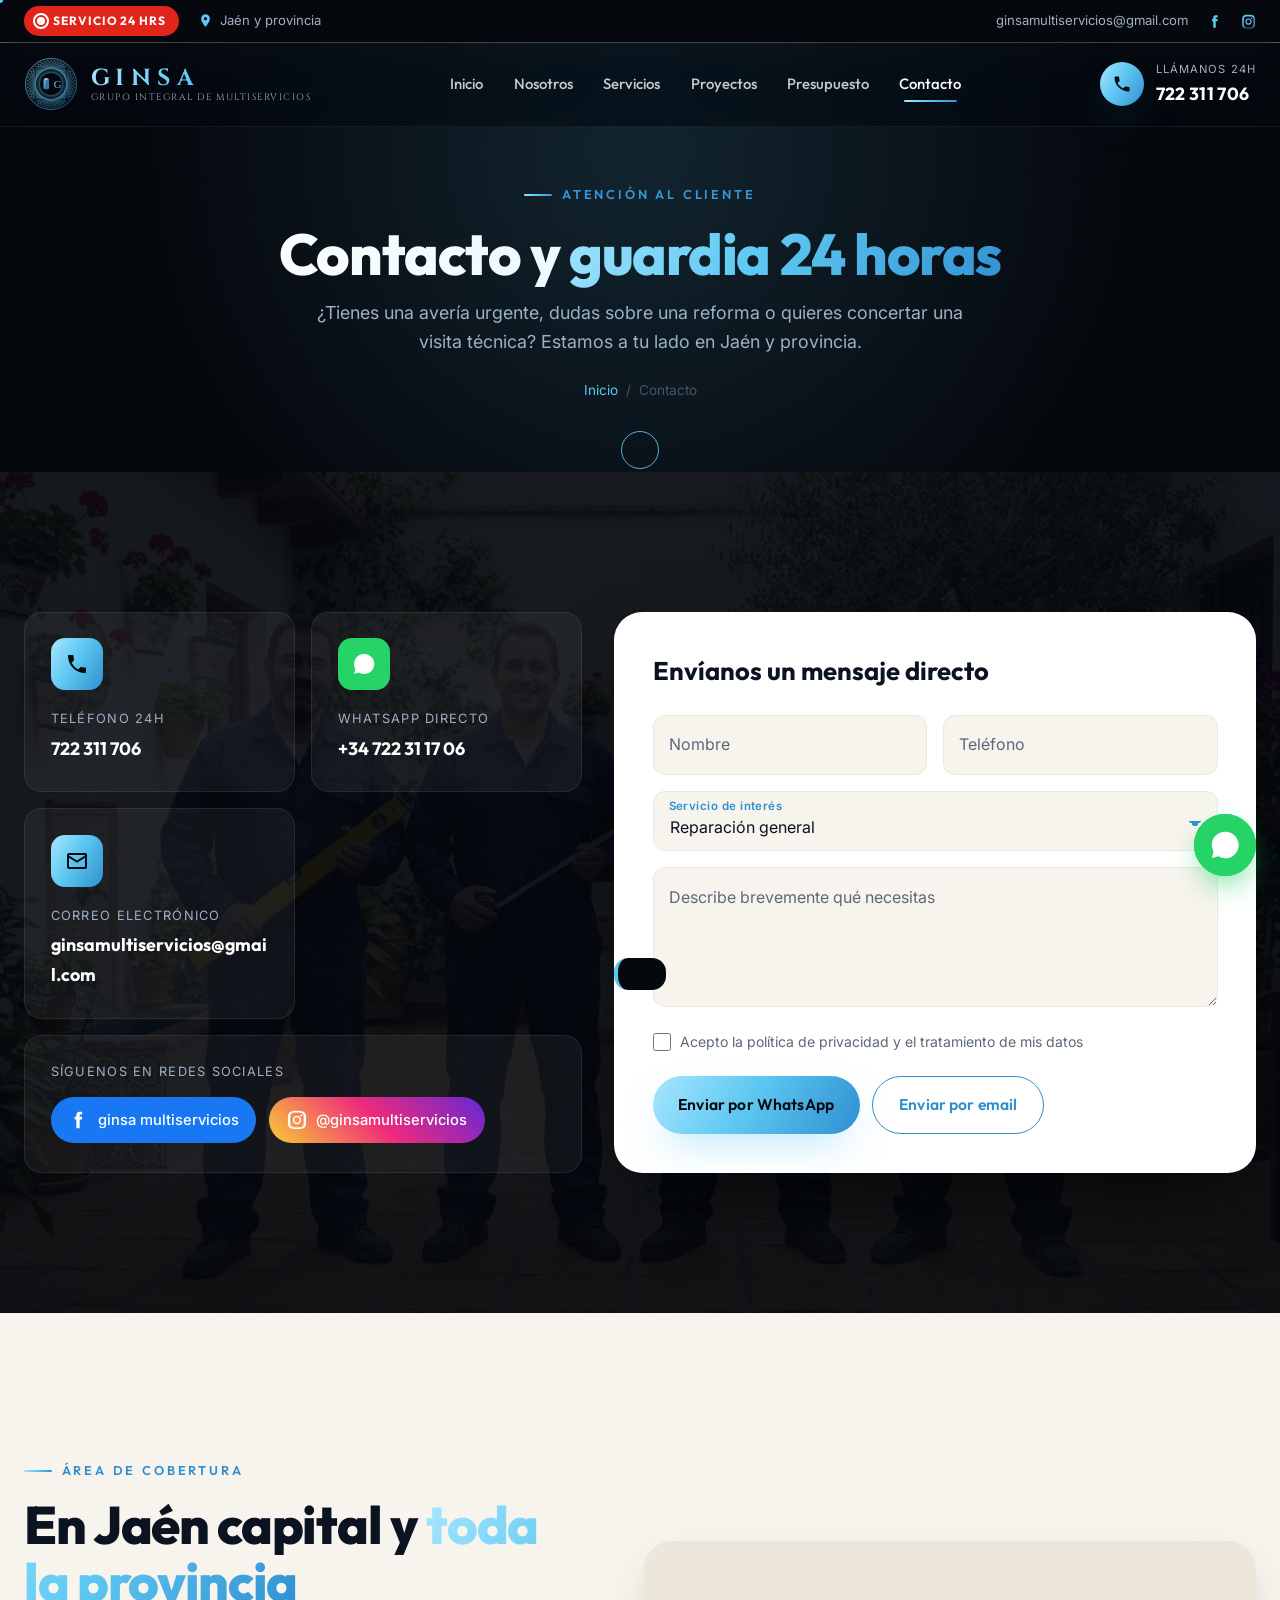
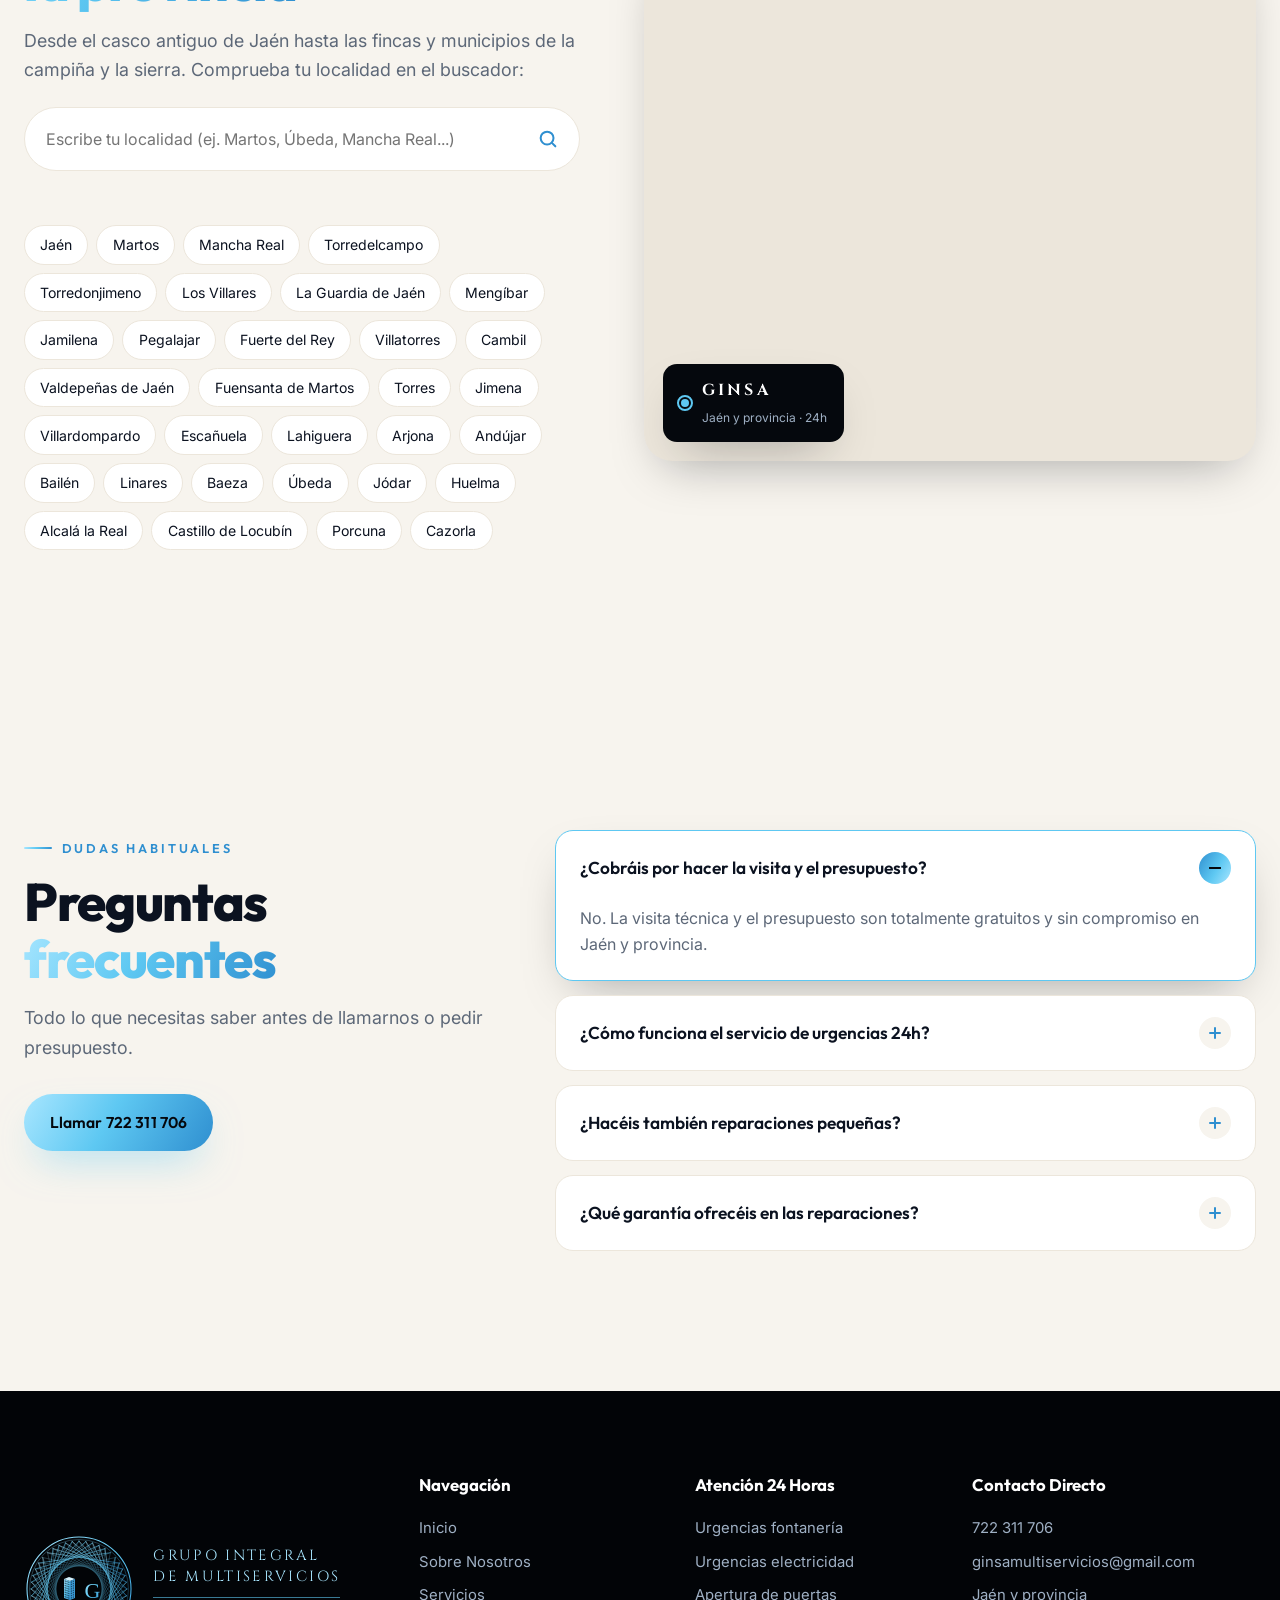
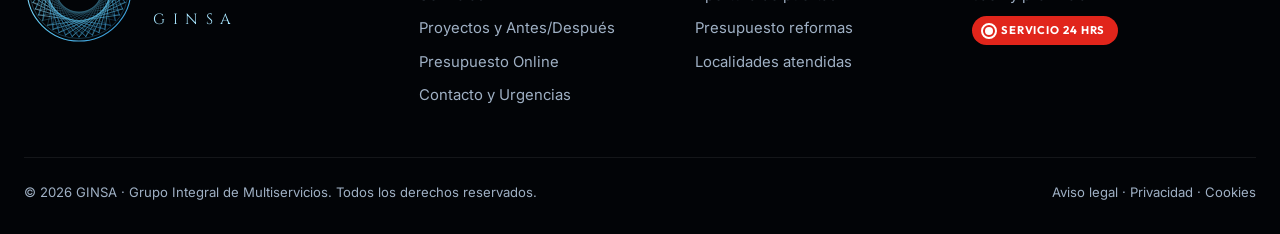
<file: contacto.html>
<!DOCTYPE html>
<html lang="es">
<head>
  <meta charset="UTF-8" />
  <meta name="viewport" content="width=device-width, initial-scale=1.0" />
  <title>Contacto y Urgencias 24h · GINSA Jaén | 722 311 706</title>
  <meta name="description" content="Contacta con GINSA – Grupo Integral de Multiservicios en Jaén. Teléfono 24 horas 722 311 706, WhatsApp y formulario directo. Atendemos en toda la provincia." />
  <meta name="theme-color" content="#05080d" />
  <link rel="icon" type="image/svg+xml" href="assets/img/favicon.svg" />

  <meta property="og:type" content="website" />
  <meta property="og:title" content="Contacto y Urgencias 24h · GINSA Jaén" />
  <meta property="og:description" content="Llámanos a cualquier hora al 722 311 706 o envíanos un WhatsApp para reparaciones urgentes y reformas en Jaén." />
  <meta property="og:image" content="assets/img/hero.jpg" />

  <link rel="preconnect" href="https://fonts.googleapis.com" />
  <link rel="preconnect" href="https://fonts.gstatic.com" crossorigin />
  <link href="https://fonts.googleapis.com/css2?family=Cinzel:wght@500;600;700&family=Outfit:wght@300;400;500;600;700;800&family=Inter:wght@300;400;500;600&display=swap" rel="stylesheet" />
  <link rel="stylesheet" href="assets/css/styles.css" />
</head>
<body>

  <div class="scroll-progress" id="scrollProgress"></div>
  <div class="cursor" id="cursor"></div>
  <div class="cursor-dot" id="cursorDot"></div>

  <!-- ============ TOPBAR ============ -->
  <div class="topbar">
    <div class="container topbar__inner">
      <div class="topbar__left">
        <span class="badge-24"><span class="pulse"></span> Servicio 24 Hrs</span>
        <span class="topbar__loc">
          <svg viewBox="0 0 24 24"><path d="M12 2a7 7 0 0 0-7 7c0 5.25 7 13 7 13s7-7.75 7-13a7 7 0 0 0-7-7Zm0 9.5A2.5 2.5 0 1 1 12 6.5a2.5 2.5 0 0 1 0 5Z"/></svg>
          Jaén y provincia
        </span>
      </div>
      <div class="topbar__right">
        <a href="mailto:ginsamultiservicios@gmail.com">ginsamultiservicios@gmail.com</a>
        <a href="https://www.facebook.com/search/top?q=ginsa%20multiservicios" target="_blank" rel="noopener" aria-label="Facebook">
          <svg viewBox="0 0 24 24"><path d="M14 8V6.5c0-.7.5-1 1-1h2V2h-3c-3 0-4 2-4 4.5V8H8v3.5h2V22h4V11.5h2.7L17 8h-3Z"/></svg>
        </a>
        <a href="https://www.instagram.com/ginsamultiservicios/" target="_blank" rel="noopener" aria-label="Instagram">
          <svg viewBox="0 0 24 24"><path d="M12 7a5 5 0 1 0 0 10 5 5 0 0 0 0-10Zm0 8.2a3.2 3.2 0 1 1 0-6.4 3.2 3.2 0 0 1 0 6.4ZM17.3 5.5a1.2 1.2 0 1 0 0 2.4 1.2 1.2 0 0 0 0-2.4ZM21.9 7c-.1-1.6-.4-3-1.6-4.2C19.1 1.6 17.6 1.2 16 1.1 14.4 1 9.6 1 8 1.1c-1.6.1-3 .5-4.2 1.7C2.6 4 2.2 5.4 2.1 7 2 8.6 2 15.4 2.1 17c.1 1.6.4 3 1.7 4.2 1.2 1.2 2.6 1.6 4.2 1.7 1.6.1 6.4.1 8 0 1.6-.1 3-.4 4.2-1.7 1.2-1.2 1.6-2.6 1.7-4.2.1-1.6.1-8.4 0-10Zm-2.1 12.6a3.3 3.3 0 0 1-1.8 1.8c-1.3.5-4.3.4-5.7.4s-4.4.1-5.7-.4a3.3 3.3 0 0 1-1.8-1.8c-.5-1.3-.4-4.3-.4-5.6s-.1-4.4.4-5.7A3.3 3.3 0 0 1 6.6 4.5C7.9 4 10.9 4.1 12.3 4.1s4.4-.1 5.7.4a3.3 3.3 0 0 1 1.8 1.8c.5 1.3.4 4.3.4 5.7s.1 4.3-.4 5.6Z"/></svg>
        </a>
      </div>
    </div>
  </div>

  <!-- ============ HEADER ============ -->
  <header class="header" id="header">
    <div class="container header__inner">
      <a href="index.html" class="brand" aria-label="GINSA inicio">
        <img src="assets/img/logo-mark.svg" alt="" class="brand__mark" width="54" height="54" />
        <span class="brand__text">
          <span class="brand__name">GINSA</span>
          <span class="brand__sub">Grupo Integral de Multiservicios</span>
        </span>
      </a>
      <nav class="nav" id="nav" aria-label="Principal">
        <a href="index.html" class="nav__link">Inicio</a>
        <a href="nosotros.html" class="nav__link">Nosotros</a>
        <a href="servicios.html" class="nav__link">Servicios</a>
        <a href="proyectos.html" class="nav__link">Proyectos</a>
        <a href="presupuesto.html" class="nav__link">Presupuesto</a>
        <a href="contacto.html" class="nav__link active">Contacto</a>
        <a href="tel:+34722311706" class="btn btn--primary nav__cta-mobile">Llamar 722 311 706</a>
      </nav>
      <a href="tel:+34722311706" class="header__phone magnetic">
        <span class="header__phone-icon">
          <svg viewBox="0 0 24 24"><path d="M6.6 10.8a15.1 15.1 0 0 0 6.6 6.6l2.2-2.2c.3-.3.7-.4 1-.2 1.1.4 2.3.6 3.6.6.6 0 1 .4 1 1V20c0 .6-.4 1-1 1A17 17 0 0 1 3 4c0-.6.4-1 1-1h3.5c.6 0 1 .4 1 1 0 1.3.2 2.5.6 3.6.1.3 0 .7-.2 1l-2.3 2.2Z"/></svg>
        </span>
        <span>
          <small>Llámanos 24h</small>
          <strong>722 311 706</strong>
        </span>
      </a>
      <button class="burger" id="burger" aria-label="Abrir menú" aria-expanded="false"><span></span><span></span><span></span></button>
    </div>
  </header>

  <main>
    <!-- ============ PAGE HERO ============ -->
    <section class="page-hero">
      <div class="container">
        <span class="eyebrow">Atención al Cliente</span>
        <h1 class="page-hero__title">Contacto y <span class="text-gradient">guardia 24 horas</span></h1>
        <p class="page-hero__lead">¿Tienes una avería urgente, dudas sobre una reforma o quieres concertar una visita técnica? Estamos a tu lado en Jaén y provincia.</p>
        <div class="page-hero__breadcrumbs">
          <a href="index.html">Inicio</a>
          <span>/</span>
          <span>Contacto</span>
        </div>
      </div>
    </section>

    <!-- ============ CONTACTO GRID ============ -->
    <section class="section contact" id="contacto">
      <div class="container">
        <div class="contact__grid">
          <div class="contact__cards">
            <a href="tel:+34722311706" class="ccard reveal tilt">
              <span class="ccard__icon"><svg viewBox="0 0 24 24"><path d="M6.6 10.8a15.1 15.1 0 0 0 6.6 6.6l2.2-2.2c.3-.3.7-.4 1-.2 1.1.4 2.3.6 3.6.6.6 0 1 .4 1 1V20c0 .6-.4 1-1 1A17 17 0 0 1 3 4c0-.6.4-1 1-1h3.5c.6 0 1 .4 1 1 0 1.3.2 2.5.6 3.6.1.3 0 .7-.2 1l-2.3 2.2Z"/></svg></span>
              <small>Teléfono 24h</small>
              <strong>722 311 706</strong>
            </a>
            <a href="https://wa.me/34722311706" target="_blank" rel="noopener" class="ccard reveal tilt" data-delay="1">
              <span class="ccard__icon ccard__icon--wa"><svg viewBox="0 0 24 24"><path d="M12 2a10 10 0 0 0-8.6 15l-1.3 4.8 4.9-1.3A10 10 0 1 0 12 2Zm4.5 12.1c-.2-.1-1.5-.7-1.7-.8-.2-.1-.4-.1-.6.1l-.8 1c-.1.2-.3.2-.5.1a6.7 6.7 0 0 1-3.3-2.9c-.2-.4.2-.4.7-1.3.1-.2 0-.3 0-.4l-.8-1.8c-.2-.5-.4-.4-.6-.4h-.5c-.2 0-.4.1-.7.3-.2.3-.9.9-.9 2.2s.9 2.5 1 2.7c.1.2 1.8 2.8 4.4 3.9 1.6.7 2.3.8 3.1.6.5-.1 1.5-.6 1.7-1.2.2-.6.2-1.1.2-1.2-.1-.2-.3-.2-.5-.3Z"/></svg></span>
              <small>WhatsApp Directo</small>
              <strong>+34 722 31 17 06</strong>
            </a>
            <a href="mailto:ginsamultiservicios@gmail.com" class="ccard reveal tilt" data-delay="2">
              <span class="ccard__icon"><svg viewBox="0 0 24 24"><path d="M4 4h16a2 2 0 0 1 2 2v12a2 2 0 0 1-2 2H4a2 2 0 0 1-2-2V6a2 2 0 0 1 2-2Zm0 2v.5l8 5 8-5V6H4Zm16 2.8-8 5-8-5V18h16V8.8Z"/></svg></span>
              <small>Correo electrónico</small>
              <strong>ginsamultiservicios@gmail.com</strong>
            </a>
            <div class="ccard ccard--social reveal" data-delay="3">
              <small>Síguenos en Redes Sociales</small>
              <div class="socials">
                <a href="https://www.facebook.com/search/top?q=ginsa%20multiservicios" target="_blank" rel="noopener" class="social social--fb">
                  <svg viewBox="0 0 24 24"><path d="M14 8V6.5c0-.7.5-1 1-1h2V2h-3c-3 0-4 2-4 4.5V8H8v3.5h2V22h4V11.5h2.7L17 8h-3Z"/></svg>
                  ginsa multiservicios
                </a>
                <a href="https://www.instagram.com/ginsamultiservicios/" target="_blank" rel="noopener" class="social social--ig">
                  <svg viewBox="0 0 24 24"><path d="M12 7a5 5 0 1 0 0 10 5 5 0 0 0 0-10Zm0 8.2a3.2 3.2 0 1 1 0-6.4 3.2 3.2 0 0 1 0 6.4ZM17.3 5.5a1.2 1.2 0 1 0 0 2.4 1.2 1.2 0 0 0 0-2.4ZM16 1.1C14.4 1 9.6 1 8 1.1 4.2 1.3 1.3 3.6 1.1 8 1 9.6 1 14.4 1.1 16c.2 4.4 3 6.7 6.9 6.9 1.6.1 6.4.1 8 0 4.3-.2 6.7-2.6 6.9-6.9.1-1.6.1-6.4 0-8C22.7 3.7 20.3 1.3 16 1.1Zm4 15.7c-.1 2.6-1.6 3.9-4 4-1.6.1-6.4.1-8 0-2.5-.1-3.9-1.5-4-4-.1-1.6-.1-8 0-9.6.1-2.5 1.5-3.9 4-4 1.6-.1 6.4-.1 8 0 2.5.1 3.9 1.5 4 4 .1 1.6.1 8 0 9.6Z"/></svg>
                  @ginsamultiservicios
                </a>
              </div>
            </div>
          </div>

          <form class="cform reveal-right" id="contactForm" novalidate>
            <h3>Envíanos un mensaje directo</h3>
            <div class="cform__row">
              <label class="float"><input type="text" id="cNombre" required placeholder=" " /><span>Nombre</span></label>
              <label class="float"><input type="tel" id="cTelefono" required placeholder=" " /><span>Teléfono</span></label>
            </div>
            <label class="float">
              <select id="cServicio">
                <option>Reparación general</option>
                <option>Albañilería</option>
                <option>Pintura</option>
                <option>Electricidad</option>
                <option>Fontanería</option>
                <option>Calefacción</option>
                <option>Humedades</option>
                <option>Cerrajería</option>
                <option>Iluminación</option>
                <option>Persianas</option>
                <option>Montaje de muebles</option>
                <option>Reforma integral</option>
              </select>
              <span class="is-up">Servicio de interés</span>
            </label>
            <label class="float"><textarea id="cMensaje" rows="4" required placeholder=" "></textarea><span>Describe brevemente qué necesitas</span></label>
            <label class="check"><input type="checkbox" id="cPrivacidad" required /> <span>Acepto la política de privacidad y el tratamiento de mis datos</span></label>
            <div class="cform__actions">
              <button type="submit" class="btn btn--primary magnetic" data-channel="wa">Enviar por WhatsApp</button>
              <button type="submit" class="btn btn--ghost" data-channel="mail">Enviar por email</button>
            </div>
          </form>
        </div>
      </div>
    </section>

    <!-- ============ ZONA DE SERVICIO ============ -->
    <section class="section area" id="zona">
      <div class="container area__grid">
        <div class="area__content reveal-left">
          <span class="eyebrow">Área de Cobertura</span>
          <h2 class="section__title">En Jaén capital y <span class="text-gradient">toda la provincia</span></h2>
          <p class="lead">Desde el casco antiguo de Jaén hasta las fincas y municipios de la campiña y la sierra. Comprueba tu localidad en el buscador:</p>
          <div class="area__search">
            <input type="text" id="townSearch" placeholder="Escribe tu localidad (ej. Martos, Úbeda, Mancha Real...)" autocomplete="off" />
            <svg viewBox="0 0 24 24"><circle cx="11" cy="11" r="7"/><path d="M20 20l-3.5-3.5"/></svg>
          </div>
          <p class="area__result" id="townResult"></p>
          <div class="towns" id="towns"></div>
        </div>
        <div class="area__map reveal-right">
          <iframe
            title="Mapa de Jaén"
            src="https://www.google.com/maps?q=Ja%C3%A9n,+Espa%C3%B1a&z=10&output=embed"
            loading="lazy" referrerpolicy="no-referrer-when-downgrade"></iframe>
          <div class="area__map-badge">
            <span class="pulse"></span>
            <div><strong>GINSA</strong><small>Jaén y provincia · 24h</small></div>
          </div>
        </div>
      </div>
    </section>

    <!-- ============ FAQ ============ -->
    <section class="section faq" id="faq">
      <div class="container faq__grid">
        <div class="reveal-left">
          <span class="eyebrow">Dudas habituales</span>
          <h2 class="section__title">Preguntas <span class="text-gradient">frecuentes</span></h2>
          <p class="lead">Todo lo que necesitas saber antes de llamarnos o pedir presupuesto.</p>
          <a href="tel:+34722311706" class="btn btn--primary magnetic">Llamar 722 311 706</a>
        </div>
        <div class="accordion reveal-right" id="accordion">
          <div class="acc">
            <button class="acc__head">¿Cobráis por hacer la visita y el presupuesto?<span class="acc__icon"></span></button>
            <div class="acc__body"><p>No. La visita técnica y el presupuesto son totalmente gratuitos y sin compromiso en Jaén y provincia.</p></div>
          </div>
          <div class="acc">
            <button class="acc__head">¿Cómo funciona el servicio de urgencias 24h?<span class="acc__icon"></span></button>
            <div class="acc__body"><p>Llámanos a cualquier hora al 722 311 706. Si es una fuga de agua, avería eléctrica o problema de cerrajería, enviamos un técnico de guardia con respuesta urgente.</p></div>
          </div>
          <div class="acc">
            <button class="acc__head">¿Hacéis también reparaciones pequeñas?<span class="acc__icon"></span></button>
            <div class="acc__body"><p>Por supuesto. Desde arreglar una persiana, cambiar un grifo o colgar una lámpara hasta una reforma completa. Para nosotros ningún trabajo es insignificante.</p></div>
          </div>
          <div class="acc">
            <button class="acc__head">¿Qué garantía ofrecéis en las reparaciones?<span class="acc__icon"></span></button>
            <div class="acc__body"><p>Todos nuestros trabajos cuentan con garantía formal de ejecución y materiales. Coordinamos a todos los oficios para que el resultado sea impecable.</p></div>
          </div>
        </div>
      </div>
    </section>
  </main>

  <!-- ============ FOOTER ============ -->
  <footer class="footer">
    <div class="container footer__grid">
      <div class="footer__brand">
        <img src="assets/img/logo-mark.svg" alt="GINSA" width="110" height="110" />
        <div>
          <p class="footer__title">GRUPO INTEGRAL<br />DE MULTISERVICIOS</p>
          <span class="footer__line"></span>
          <p class="footer__name">GINSA</p>
        </div>
      </div>
      <div>
        <h4>Navegación</h4>
        <ul>
          <li><a href="index.html">Inicio</a></li>
          <li><a href="nosotros.html">Sobre Nosotros</a></li>
          <li><a href="servicios.html">Servicios</a></li>
          <li><a href="proyectos.html">Proyectos y Antes/Después</a></li>
          <li><a href="presupuesto.html">Presupuesto Online</a></li>
          <li><a href="contacto.html">Contacto y Urgencias</a></li>
        </ul>
      </div>
      <div>
        <h4>Atención 24 Horas</h4>
        <ul>
          <li><a href="tel:+34722311706">Urgencias fontanería</a></li>
          <li><a href="tel:+34722311706">Urgencias electricidad</a></li>
          <li><a href="tel:+34722311706">Apertura de puertas</a></li>
          <li><a href="presupuesto.html">Presupuesto reformas</a></li>
          <li><a href="contacto.html">Localidades atendidas</a></li>
        </ul>
      </div>
      <div>
        <h4>Contacto Directo</h4>
        <ul class="footer__contact">
          <li><a href="tel:+34722311706">722 311 706</a></li>
          <li><a href="mailto:ginsamultiservicios@gmail.com">ginsamultiservicios@gmail.com</a></li>
          <li>Jaén y provincia</li>
          <li><span class="badge-24 badge-24--sm"><span class="pulse"></span> Servicio 24 Hrs</span></li>
        </ul>
      </div>
    </div>
    <div class="container footer__bottom">
      <span>© <span id="year"></span> GINSA · Grupo Integral de Multiservicios. Todos los derechos reservados.</span>
      <span><a href="#">Aviso legal</a> · <a href="#">Privacidad</a> · <a href="#">Cookies</a></span>
    </div>
  </footer>

  <!-- ============ FLOTANTES ============ -->
  <a href="https://wa.me/34722311706?text=Hola%20GINSA%2C%20necesito%20informaci%C3%B3n" class="fab-wa" target="_blank" rel="noopener" aria-label="WhatsApp">
    <svg viewBox="0 0 24 24"><path d="M12 2a10 10 0 0 0-8.6 15l-1.3 4.8 4.9-1.3A10 10 0 1 0 12 2Zm4.5 12.1c-.2-.1-1.5-.7-1.7-.8-.2-.1-.4-.1-.6.1l-.8 1c-.1.2-.3.2-.5.1a6.7 6.7 0 0 1-3.3-2.9c-.2-.4.2-.4.7-1.3.1-.2 0-.3 0-.4l-.8-1.8c-.2-.5-.4-.4-.6-.4h-.5c-.2 0-.4.1-.7.3-.2.3-.9.9-.9 2.2s.9 2.5 1 2.7c.1.2 1.8 2.8 4.4 3.9 1.6.7 2.3.8 3.1.6.5-.1 1.5-.6 1.7-1.2.2-.6.2-1.1.2-1.2-.1-.2-.3-.2-.5-.3Z"/></svg>
    <span class="fab-wa__tip">¿Hablamos?</span>
  </a>
  <button class="to-top" id="toTop" aria-label="Volver arriba">
    <svg class="to-top__ring" viewBox="0 0 48 48"><circle cx="24" cy="24" r="21" id="toTopCircle"/></svg>
    <svg class="to-top__arrow" viewBox="0 0 24 24"><path d="M12 19V5M6 11l6-6 6 6"/></svg>
  </button>
  <a href="tel:+34722311706" class="mobile-call">
    <svg viewBox="0 0 24 24"><path d="M6.6 10.8a15.1 15.1 0 0 0 6.6 6.6l2.2-2.2c.3-.3.7-.4 1-.2 1.1.4 2.3.6 3.6.6.6 0 1 .4 1 1V20c0 .6-.4 1-1 1A17 17 0 0 1 3 4c0-.6.4-1 1-1h3.5c.6 0 1 .4 1 1 0 1.3.2 2.5.6 3.6.1.3 0 .7-.2 1l-2.3 2.2Z"/></svg>
    Llamar 24h · 722 311 706
  </a>

  <div class="toast" id="toast"></div>

  <script src="assets/js/main.js"></script>
</body>
</html>
</file>
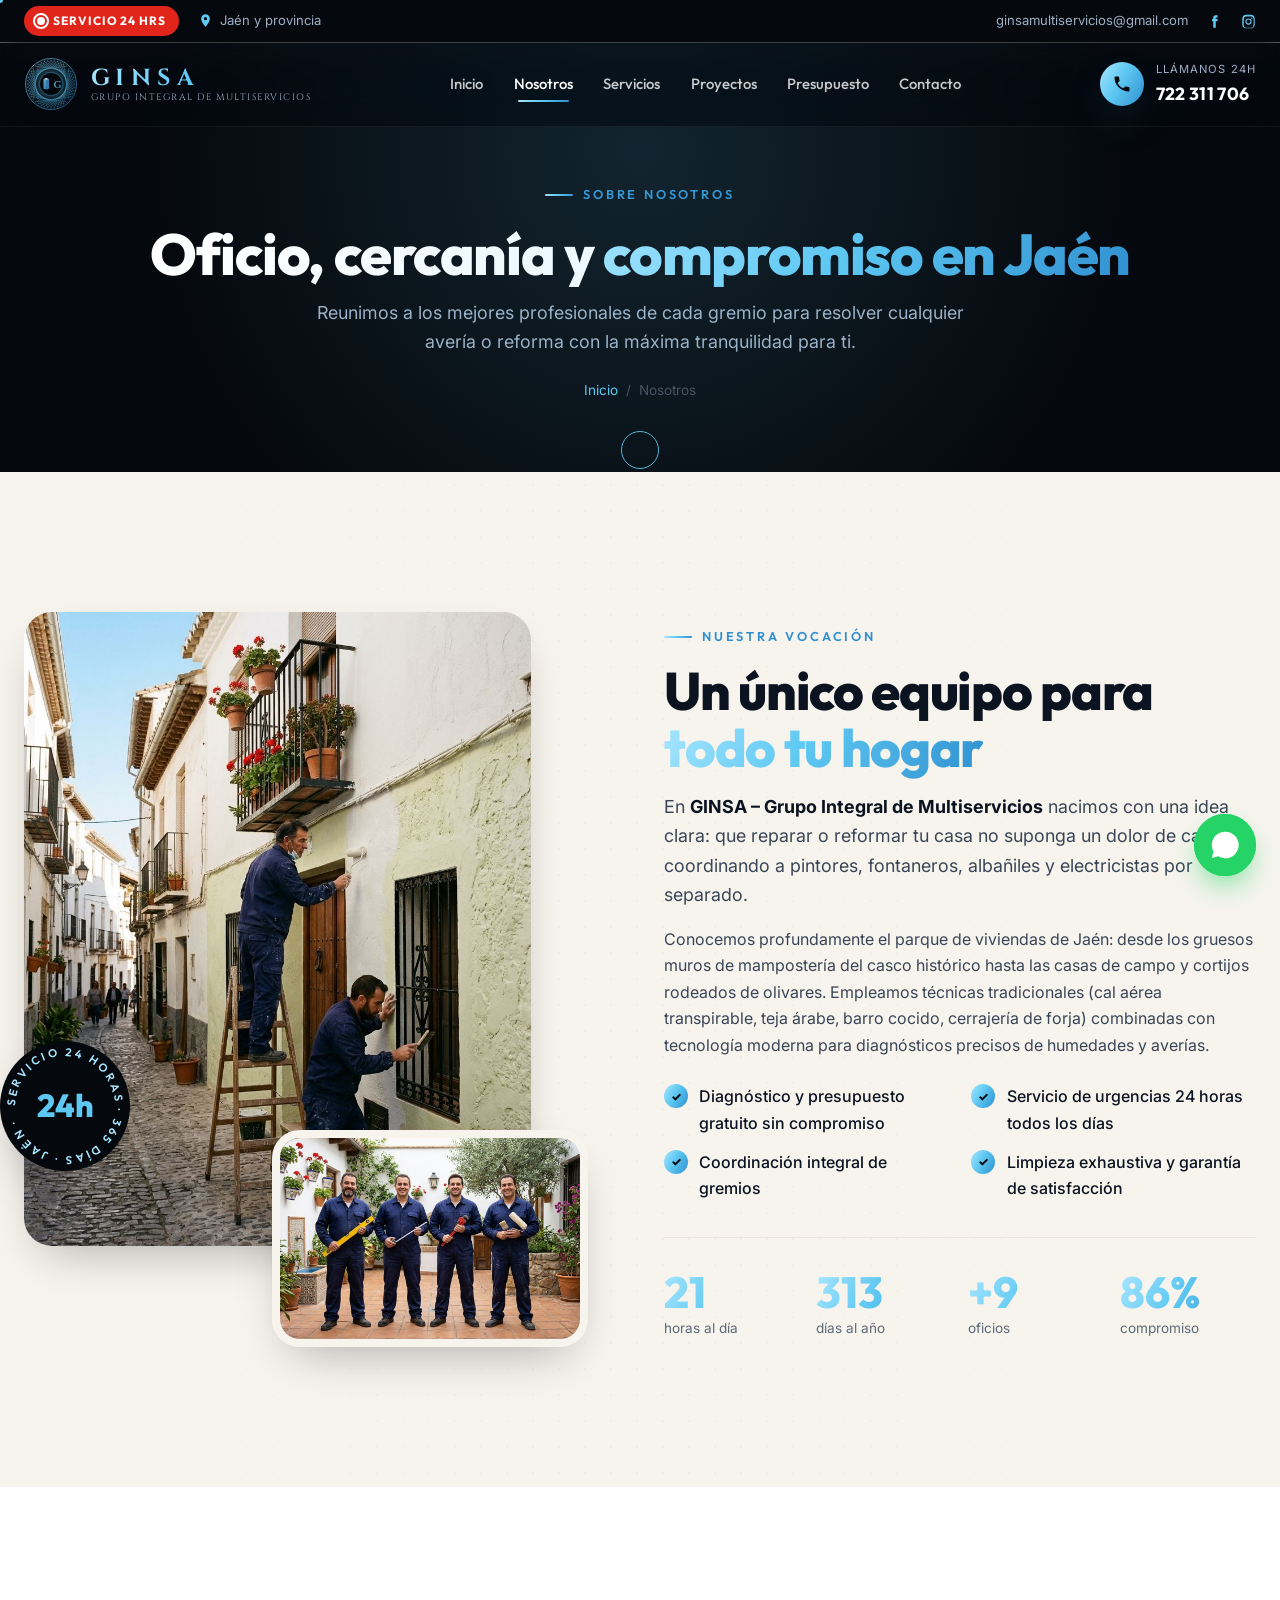
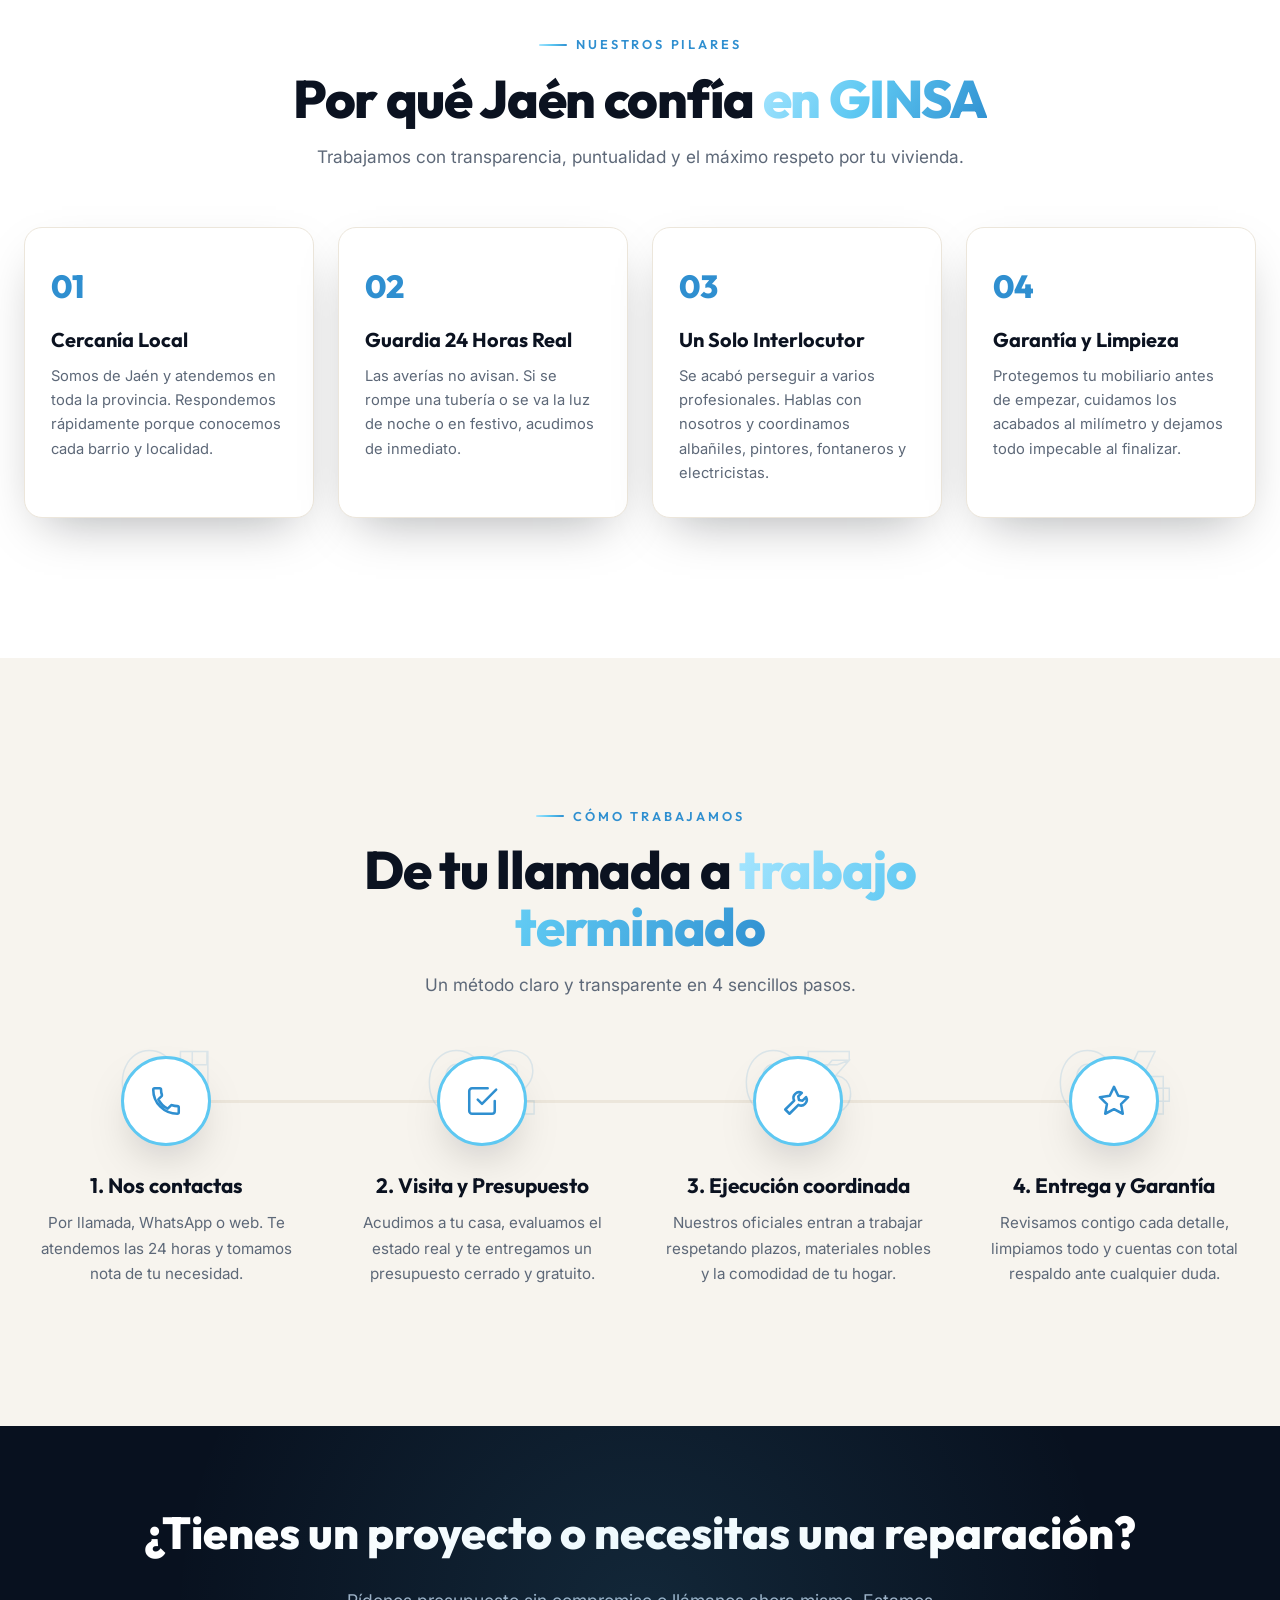
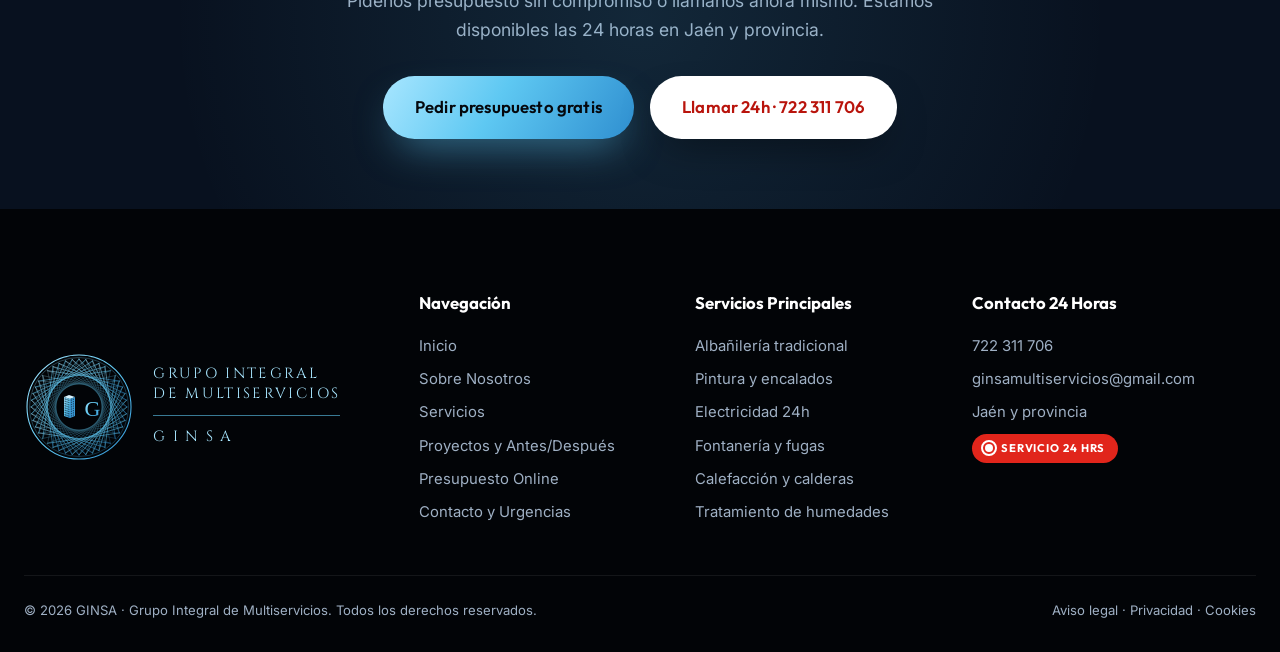
<file: nosotros.html>
<!DOCTYPE html>
<html lang="es">
<head>
  <meta charset="UTF-8" />
  <meta name="viewport" content="width=device-width, initial-scale=1.0" />
  <title>Sobre Nosotros · GINSA | Especialistas en Reparaciones y Reformas en Jaén</title>
  <meta name="description" content="Conoce a GINSA – Grupo Integral de Multiservicios en Jaén. Profesionales de cada oficio para cuidar tu vivienda con el respeto que merece la arquitectura andaluza." />
  <meta name="theme-color" content="#05080d" />
  <link rel="icon" type="image/svg+xml" href="assets/img/favicon.svg" />

  <meta property="og:type" content="website" />
  <meta property="og:title" content="Sobre Nosotros · GINSA Grupo Integral de Multiservicios Jaén" />
  <meta property="og:description" content="Un solo equipo para albañilería, pintura, electricidad, fontanería, calefacción y humedades en Jaén y provincia. Servicio 24 horas." />
  <meta property="og:image" content="assets/img/hero.jpg" />

  <link rel="preconnect" href="https://fonts.googleapis.com" />
  <link rel="preconnect" href="https://fonts.gstatic.com" crossorigin />
  <link href="https://fonts.googleapis.com/css2?family=Cinzel:wght@500;600;700&family=Outfit:wght@300;400;500;600;700;800&family=Inter:wght@300;400;500;600&display=swap" rel="stylesheet" />
  <link rel="stylesheet" href="assets/css/styles.css" />
</head>
<body>

  <div class="scroll-progress" id="scrollProgress"></div>
  <div class="cursor" id="cursor"></div>
  <div class="cursor-dot" id="cursorDot"></div>

  <!-- ============ TOPBAR ============ -->
  <div class="topbar">
    <div class="container topbar__inner">
      <div class="topbar__left">
        <span class="badge-24"><span class="pulse"></span> Servicio 24 Hrs</span>
        <span class="topbar__loc">
          <svg viewBox="0 0 24 24"><path d="M12 2a7 7 0 0 0-7 7c0 5.25 7 13 7 13s7-7.75 7-13a7 7 0 0 0-7-7Zm0 9.5A2.5 2.5 0 1 1 12 6.5a2.5 2.5 0 0 1 0 5Z"/></svg>
          Jaén y provincia
        </span>
      </div>
      <div class="topbar__right">
        <a href="mailto:ginsamultiservicios@gmail.com">ginsamultiservicios@gmail.com</a>
        <a href="https://www.facebook.com/search/top?q=ginsa%20multiservicios" target="_blank" rel="noopener" aria-label="Facebook">
          <svg viewBox="0 0 24 24"><path d="M14 8V6.5c0-.7.5-1 1-1h2V2h-3c-3 0-4 2-4 4.5V8H8v3.5h2V22h4V11.5h2.7L17 8h-3Z"/></svg>
        </a>
        <a href="https://www.instagram.com/ginsamultiservicios/" target="_blank" rel="noopener" aria-label="Instagram">
          <svg viewBox="0 0 24 24"><path d="M12 7a5 5 0 1 0 0 10 5 5 0 0 0 0-10Zm0 8.2a3.2 3.2 0 1 1 0-6.4 3.2 3.2 0 0 1 0 6.4ZM17.3 5.5a1.2 1.2 0 1 0 0 2.4 1.2 1.2 0 0 0 0-2.4ZM21.9 7c-.1-1.6-.4-3-1.6-4.2C19.1 1.6 17.6 1.2 16 1.1 14.4 1 9.6 1 8 1.1c-1.6.1-3 .5-4.2 1.7C2.6 4 2.2 5.4 2.1 7 2 8.6 2 15.4 2.1 17c.1 1.6.4 3 1.7 4.2 1.2 1.2 2.6 1.6 4.2 1.7 1.6.1 6.4.1 8 0 1.6-.1 3-.4 4.2-1.7 1.2-1.2 1.6-2.6 1.7-4.2.1-1.6.1-8.4 0-10Zm-2.1 12.6a3.3 3.3 0 0 1-1.8 1.8c-1.3.5-4.3.4-5.7.4s-4.4.1-5.7-.4a3.3 3.3 0 0 1-1.8-1.8c-.5-1.3-.4-4.3-.4-5.6s-.1-4.4.4-5.7A3.3 3.3 0 0 1 6.6 4.5C7.9 4 10.9 4.1 12.3 4.1s4.4-.1 5.7.4a3.3 3.3 0 0 1 1.8 1.8c.5 1.3.4 4.3.4 5.7s.1 4.3-.4 5.6Z"/></svg>
        </a>
      </div>
    </div>
  </div>

  <!-- ============ HEADER ============ -->
  <header class="header" id="header">
    <div class="container header__inner">
      <a href="index.html" class="brand" aria-label="GINSA inicio">
        <img src="assets/img/logo-mark.svg" alt="" class="brand__mark" width="54" height="54" />
        <span class="brand__text">
          <span class="brand__name">GINSA</span>
          <span class="brand__sub">Grupo Integral de Multiservicios</span>
        </span>
      </a>
      <nav class="nav" id="nav" aria-label="Principal">
        <a href="index.html" class="nav__link">Inicio</a>
        <a href="nosotros.html" class="nav__link active">Nosotros</a>
        <a href="servicios.html" class="nav__link">Servicios</a>
        <a href="proyectos.html" class="nav__link">Proyectos</a>
        <a href="presupuesto.html" class="nav__link">Presupuesto</a>
        <a href="contacto.html" class="nav__link">Contacto</a>
        <a href="tel:+34722311706" class="btn btn--primary nav__cta-mobile">Llamar 722 311 706</a>
      </nav>
      <a href="tel:+34722311706" class="header__phone magnetic">
        <span class="header__phone-icon">
          <svg viewBox="0 0 24 24"><path d="M6.6 10.8a15.1 15.1 0 0 0 6.6 6.6l2.2-2.2c.3-.3.7-.4 1-.2 1.1.4 2.3.6 3.6.6.6 0 1 .4 1 1V20c0 .6-.4 1-1 1A17 17 0 0 1 3 4c0-.6.4-1 1-1h3.5c.6 0 1 .4 1 1 0 1.3.2 2.5.6 3.6.1.3 0 .7-.2 1l-2.3 2.2Z"/></svg>
        </span>
        <span>
          <small>Llámanos 24h</small>
          <strong>722 311 706</strong>
        </span>
      </a>
      <button class="burger" id="burger" aria-label="Abrir menú" aria-expanded="false"><span></span><span></span><span></span></button>
    </div>
  </header>

  <main>
    <!-- ============ PAGE HERO ============ -->
    <section class="page-hero">
      <div class="container">
        <span class="eyebrow">Sobre Nosotros</span>
        <h1 class="page-hero__title">Oficio, cercanía y <span class="text-gradient">compromiso en Jaén</span></h1>
        <p class="page-hero__lead">Reunimos a los mejores profesionales de cada gremio para resolver cualquier avería o reforma con la máxima tranquilidad para ti.</p>
        <div class="page-hero__breadcrumbs">
          <a href="index.html">Inicio</a>
          <span>/</span>
          <span>Nosotros</span>
        </div>
      </div>
    </section>

    <!-- ============ QUIÉNES SOMOS ============ -->
    <section class="section about">
      <div class="container about__grid">
        <div class="about__media reveal-left">
          <div class="about__img tilt">
            <img src="assets/img/about.jpg" alt="Operarios de GINSA restaurando y encalando fachada tradicional en Jaén" loading="lazy" />
          </div>
          <div class="about__img about__img--small tilt">
            <img src="assets/img/team.jpg" alt="Equipo de operarios profesionales de GINSA" loading="lazy" />
          </div>
          <div class="about__badge">
            <svg viewBox="0 0 120 120" class="about__badge-text">
              <defs><path id="circlePath" d="M60,60 m-46,0 a46,46 0 1,1 92,0 a46,46 0 1,1 -92,0" /></defs>
              <text><textPath href="#circlePath">SERVICIO 24 HORAS · 365 DÍAS · JAÉN ·</textPath></text>
            </svg>
            <strong>24h</strong>
          </div>
        </div>

        <div class="about__content reveal-right">
          <span class="eyebrow">Nuestra vocación</span>
          <h2 class="section__title">Un único equipo para <span class="text-gradient">todo tu hogar</span></h2>
          <p class="lead">
            En <strong>GINSA – Grupo Integral de Multiservicios</strong> nacimos con una idea clara: que reparar o reformar tu casa no suponga un dolor de cabeza coordinando a pintores, fontaneros, albañiles y electricistas por separado.
          </p>
          <p>
            Conocemos profundamente el parque de viviendas de Jaén: desde los gruesos muros de mampostería del casco histórico hasta las casas de campo y cortijos rodeados de olivares. Empleamos técnicas tradicionales (cal aérea transpirable, teja árabe, barro cocido, cerrajería de forja) combinadas con tecnología moderna para diagnósticos precisos de humedades y averías.
          </p>
          <ul class="checklist">
            <li><span>✓</span> Diagnóstico y presupuesto gratuito sin compromiso</li>
            <li><span>✓</span> Servicio de urgencias 24 horas todos los días</li>
            <li><span>✓</span> Coordinación integral de gremios</li>
            <li><span>✓</span> Limpieza exhaustiva y garantía de satisfacción</li>
          </ul>
          <div class="counters">
            <div class="counter"><strong data-count="24">0</strong><span>horas al día</span></div>
            <div class="counter"><strong data-count="365">0</strong><span>días al año</span></div>
            <div class="counter"><strong data-count="10" data-prefix="+">0</strong><span>oficios</span></div>
            <div class="counter"><strong data-count="100" data-suffix="%">0</strong><span>compromiso</span></div>
          </div>
        </div>
      </div>
    </section>

    <!-- ============ NUESTROS VALORES ============ -->
    <section class="section" style="background: #fff;">
      <div class="container">
        <div class="section__head reveal">
          <span class="eyebrow">Nuestros Pilares</span>
          <h2 class="section__title">Por qué Jaén confía <span class="text-gradient">en GINSA</span></h2>
          <p class="section__sub">Trabajamos con transparencia, puntualidad y el máximo respeto por tu vivienda.</p>
        </div>
        <div class="values__grid">
          <div class="value-card reveal" data-delay="0">
            <div class="value-card__num">01</div>
            <h3>Cercanía Local</h3>
            <p>Somos de Jaén y atendemos en toda la provincia. Respondemos rápidamente porque conocemos cada barrio y localidad.</p>
          </div>
          <div class="value-card reveal" data-delay="1">
            <div class="value-card__num">02</div>
            <h3>Guardia 24 Horas Real</h3>
            <p>Las averías no avisan. Si se rompe una tubería o se va la luz de noche o en festivo, acudimos de inmediato.</p>
          </div>
          <div class="value-card reveal" data-delay="2">
            <div class="value-card__num">03</div>
            <h3>Un Solo Interlocutor</h3>
            <p>Se acabó perseguir a varios profesionales. Hablas con nosotros y coordinamos albañiles, pintores, fontaneros y electricistas.</p>
          </div>
          <div class="value-card reveal" data-delay="3">
            <div class="value-card__num">04</div>
            <h3>Garantía y Limpieza</h3>
            <p>Protegemos tu mobiliario antes de empezar, cuidamos los acabados al milímetro y dejamos todo impecable al finalizar.</p>
          </div>
        </div>
      </div>
    </section>

    <!-- ============ PROCESO ============ -->
    <section class="section process" id="proceso">
      <div class="container">
        <div class="section__head reveal">
          <span class="eyebrow">Cómo trabajamos</span>
          <h2 class="section__title">De tu llamada a <span class="text-gradient">trabajo terminado</span></h2>
          <p class="section__sub">Un método claro y transparente en 4 sencillos pasos.</p>
        </div>
        <div class="process__timeline" id="timeline">
          <div class="process__line"><span id="timelineFill"></span></div>
          <div class="step reveal">
            <div class="step__num">01</div>
            <div class="step__icon"><svg viewBox="0 0 24 24"><path d="M6.6 10.8a15.1 15.1 0 0 0 6.6 6.6l2.2-2.2c.3-.3.7-.4 1-.2 1.1.4 2.3.6 3.6.6.6 0 1 .4 1 1V20c0 .6-.4 1-1 1A17 17 0 0 1 3 4c0-.6.4-1 1-1h3.5c.6 0 1 .4 1 1 0 1.3.2 2.5.6 3.6.1.3 0 .7-.2 1l-2.3 2.2Z"/></svg></div>
            <h3>1. Nos contactas</h3>
            <p>Por llamada, WhatsApp o web. Te atendemos las 24 horas y tomamos nota de tu necesidad.</p>
          </div>
          <div class="step reveal" data-delay="1">
            <div class="step__num">02</div>
            <div class="step__icon"><svg viewBox="0 0 24 24"><path d="M9 11l3 3L22 4M21 12v7a2 2 0 0 1-2 2H5a2 2 0 0 1-2-2V5a2 2 0 0 1 2-2h11"/></svg></div>
            <h3>2. Visita y Presupuesto</h3>
            <p>Acudimos a tu casa, evaluamos el estado real y te entregamos un presupuesto cerrado y gratuito.</p>
          </div>
          <div class="step reveal" data-delay="2">
            <div class="step__num">03</div>
            <div class="step__icon"><svg viewBox="0 0 24 24"><path d="M14.7 6.3a4 4 0 0 0-5.4 5.4L3 18l3 3 6.3-6.3a4 4 0 0 0 5.4-5.4l-2.5 2.5-2.5-.5-.5-2.5 2.5-2.5Z"/></svg></div>
            <h3>3. Ejecución coordinada</h3>
            <p>Nuestros oficiales entran a trabajar respetando plazos, materiales nobles y la comodidad de tu hogar.</p>
          </div>
          <div class="step reveal" data-delay="3">
            <div class="step__num">04</div>
            <div class="step__icon"><svg viewBox="0 0 24 24"><path d="M12 2l3 6.3 7 1-5 4.9 1.2 6.8L12 17.8 5.8 21l1.2-6.8-5-4.9 7-1L12 2Z"/></svg></div>
            <h3>4. Entrega y Garantía</h3>
            <p>Revisamos contigo cada detalle, limpiamos todo y cuentas con total respaldo ante cualquier duda.</p>
          </div>
        </div>
      </div>
    </section>

    <!-- ============ CTA BANNER ============ -->
    <section class="cta-banner">
      <div class="container">
        <h2>¿Tienes un proyecto o necesitas una reparación?</h2>
        <p>Pídenos presupuesto sin compromiso o llámanos ahora mismo. Estamos disponibles las 24 horas en Jaén y provincia.</p>
        <div class="cta-banner__actions">
          <a href="presupuesto.html" class="btn btn--primary btn--lg magnetic">Pedir presupuesto gratis</a>
          <a href="tel:+34722311706" class="btn btn--white btn--lg magnetic">Llamar 24h · 722 311 706</a>
        </div>
      </div>
    </section>
  </main>

  <!-- ============ FOOTER ============ -->
  <footer class="footer">
    <div class="container footer__grid">
      <div class="footer__brand">
        <img src="assets/img/logo-mark.svg" alt="GINSA" width="110" height="110" />
        <div>
          <p class="footer__title">GRUPO INTEGRAL<br />DE MULTISERVICIOS</p>
          <span class="footer__line"></span>
          <p class="footer__name">GINSA</p>
        </div>
      </div>
      <div>
        <h4>Navegación</h4>
        <ul>
          <li><a href="index.html">Inicio</a></li>
          <li><a href="nosotros.html">Sobre Nosotros</a></li>
          <li><a href="servicios.html">Servicios</a></li>
          <li><a href="proyectos.html">Proyectos y Antes/Después</a></li>
          <li><a href="presupuesto.html">Presupuesto Online</a></li>
          <li><a href="contacto.html">Contacto y Urgencias</a></li>
        </ul>
      </div>
      <div>
        <h4>Servicios Principales</h4>
        <ul>
          <li><a href="servicios.html">Albañilería tradicional</a></li>
          <li><a href="servicios.html">Pintura y encalados</a></li>
          <li><a href="servicios.html">Electricidad 24h</a></li>
          <li><a href="servicios.html">Fontanería y fugas</a></li>
          <li><a href="servicios.html">Calefacción y calderas</a></li>
          <li><a href="servicios.html">Tratamiento de humedades</a></li>
        </ul>
      </div>
      <div>
        <h4>Contacto 24 Horas</h4>
        <ul class="footer__contact">
          <li><a href="tel:+34722311706">722 311 706</a></li>
          <li><a href="mailto:ginsamultiservicios@gmail.com">ginsamultiservicios@gmail.com</a></li>
          <li>Jaén y provincia</li>
          <li><span class="badge-24 badge-24--sm"><span class="pulse"></span> Servicio 24 Hrs</span></li>
        </ul>
      </div>
    </div>
    <div class="container footer__bottom">
      <span>© <span id="year"></span> GINSA · Grupo Integral de Multiservicios. Todos los derechos reservados.</span>
      <span><a href="#">Aviso legal</a> · <a href="#">Privacidad</a> · <a href="#">Cookies</a></span>
    </div>
  </footer>

  <!-- ============ FLOTANTES ============ -->
  <a href="https://wa.me/34722311706?text=Hola%20GINSA%2C%20necesito%20informaci%C3%B3n" class="fab-wa" target="_blank" rel="noopener" aria-label="WhatsApp">
    <svg viewBox="0 0 24 24"><path d="M12 2a10 10 0 0 0-8.6 15l-1.3 4.8 4.9-1.3A10 10 0 1 0 12 2Zm4.5 12.1c-.2-.1-1.5-.7-1.7-.8-.2-.1-.4-.1-.6.1l-.8 1c-.1.2-.3.2-.5.1a6.7 6.7 0 0 1-3.3-2.9c-.2-.4.2-.4.7-1.3.1-.2 0-.3 0-.4l-.8-1.8c-.2-.5-.4-.4-.6-.4h-.5c-.2 0-.4.1-.7.3-.2.3-.9.9-.9 2.2s.9 2.5 1 2.7c.1.2 1.8 2.8 4.4 3.9 1.6.7 2.3.8 3.1.6.5-.1 1.5-.6 1.7-1.2.2-.6.2-1.1.2-1.2-.1-.2-.3-.2-.5-.3Z"/></svg>
    <span class="fab-wa__tip">¿Hablamos?</span>
  </a>
  <button class="to-top" id="toTop" aria-label="Volver arriba">
    <svg class="to-top__ring" viewBox="0 0 48 48"><circle cx="24" cy="24" r="21" id="toTopCircle"/></svg>
    <svg class="to-top__arrow" viewBox="0 0 24 24"><path d="M12 19V5M6 11l6-6 6 6"/></svg>
  </button>
  <a href="tel:+34722311706" class="mobile-call">
    <svg viewBox="0 0 24 24"><path d="M6.6 10.8a15.1 15.1 0 0 0 6.6 6.6l2.2-2.2c.3-.3.7-.4 1-.2 1.1.4 2.3.6 3.6.6.6 0 1 .4 1 1V20c0 .6-.4 1-1 1A17 17 0 0 1 3 4c0-.6.4-1 1-1h3.5c.6 0 1 .4 1 1 0 1.3.2 2.5.6 3.6.1.3 0 .7-.2 1l-2.3 2.2Z"/></svg>
    Llamar 24h · 722 311 706
  </a>

  <script src="assets/js/main.js"></script>
</body>
</html>
</file>
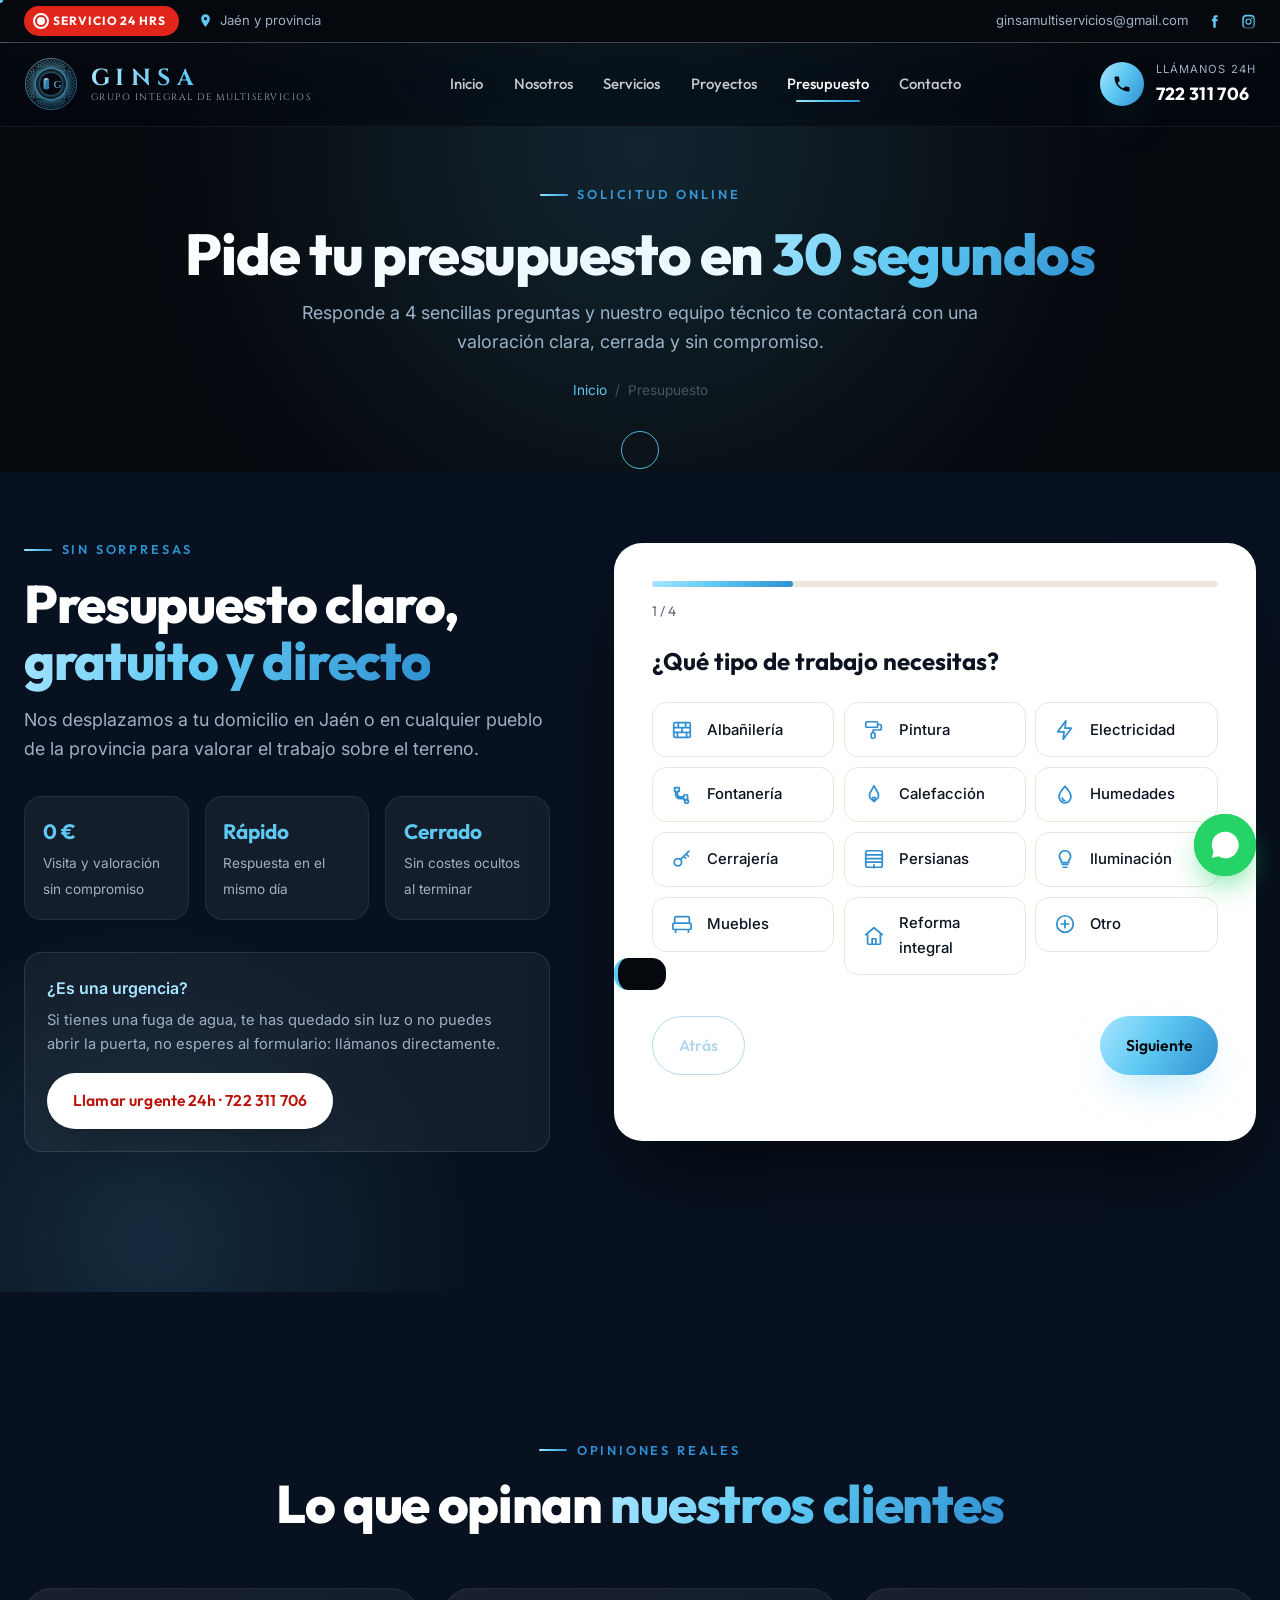
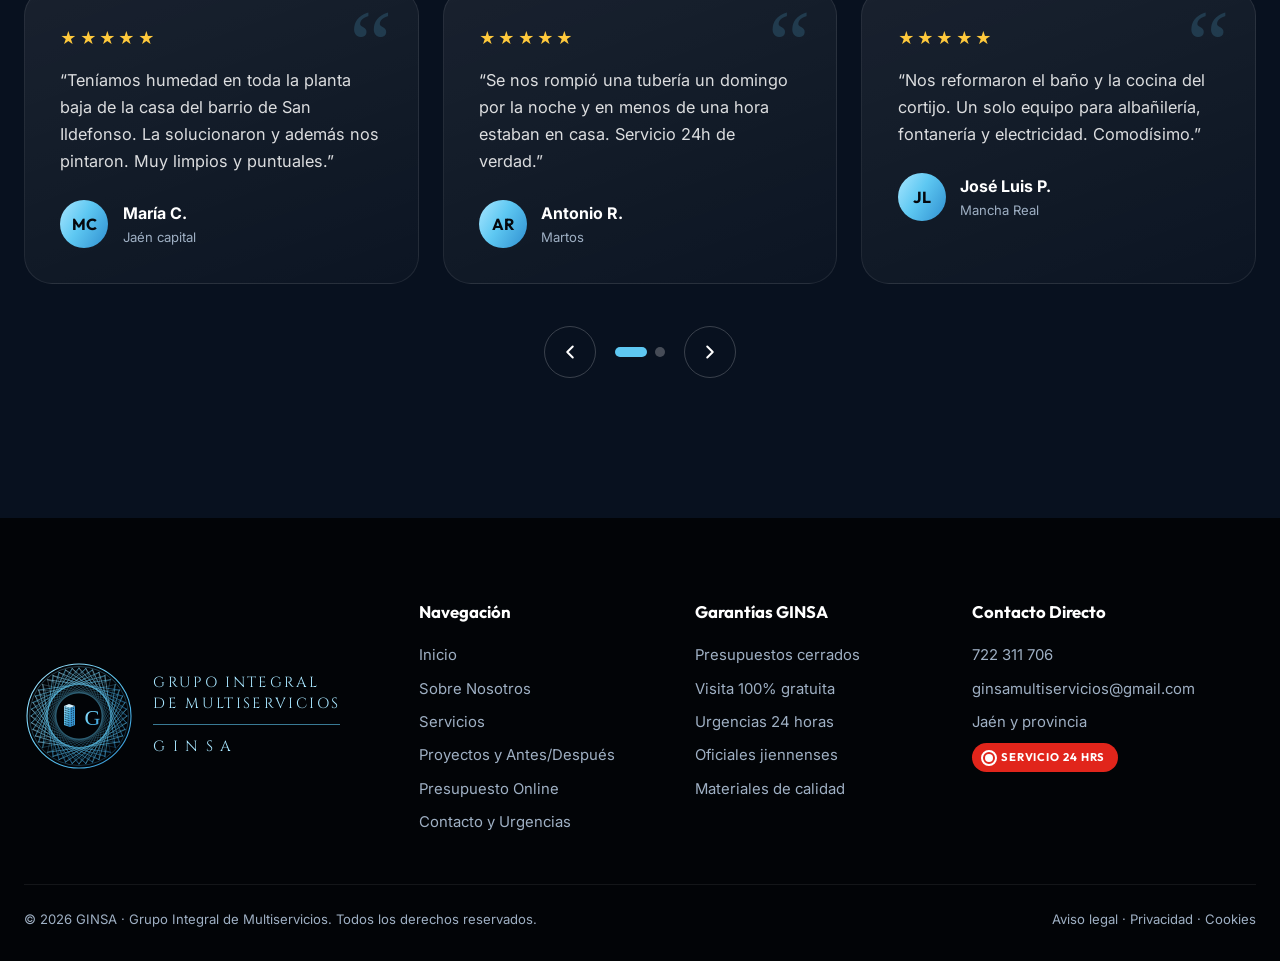
<file: presupuesto.html>
<!DOCTYPE html>
<html lang="es">
<head>
  <meta charset="UTF-8" />
  <meta name="viewport" content="width=device-width, initial-scale=1.0" />
  <title>Pedir Presupuesto Gratis · GINSA | Reparaciones y Reformas Jaén</title>
  <meta name="description" content="Solicita tu presupuesto online para reparaciones del hogar en Jaén y provincia en 30 segundos. Visita y valoración gratuita sin compromiso." />
  <meta name="theme-color" content="#05080d" />
  <link rel="icon" type="image/svg+xml" href="assets/img/favicon.svg" />

  <meta property="og:type" content="website" />
  <meta property="og:title" content="Presupuesto Gratis Online · GINSA Jaén" />
  <meta property="og:description" content="Calcula y solicita tu presupuesto para albañilería, pintura, fontanería, electricidad o humedades sin compromiso." />
  <meta property="og:image" content="assets/img/hero.jpg" />

  <link rel="preconnect" href="https://fonts.googleapis.com" />
  <link rel="preconnect" href="https://fonts.gstatic.com" crossorigin />
  <link href="https://fonts.googleapis.com/css2?family=Cinzel:wght@500;600;700&family=Outfit:wght@300;400;500;600;700;800&family=Inter:wght@300;400;500;600&display=swap" rel="stylesheet" />
  <link rel="stylesheet" href="assets/css/styles.css" />
</head>
<body>

  <div class="scroll-progress" id="scrollProgress"></div>
  <div class="cursor" id="cursor"></div>
  <div class="cursor-dot" id="cursorDot"></div>

  <!-- ============ TOPBAR ============ -->
  <div class="topbar">
    <div class="container topbar__inner">
      <div class="topbar__left">
        <span class="badge-24"><span class="pulse"></span> Servicio 24 Hrs</span>
        <span class="topbar__loc">
          <svg viewBox="0 0 24 24"><path d="M12 2a7 7 0 0 0-7 7c0 5.25 7 13 7 13s7-7.75 7-13a7 7 0 0 0-7-7Zm0 9.5A2.5 2.5 0 1 1 12 6.5a2.5 2.5 0 0 1 0 5Z"/></svg>
          Jaén y provincia
        </span>
      </div>
      <div class="topbar__right">
        <a href="mailto:ginsamultiservicios@gmail.com">ginsamultiservicios@gmail.com</a>
        <a href="https://www.facebook.com/search/top?q=ginsa%20multiservicios" target="_blank" rel="noopener" aria-label="Facebook">
          <svg viewBox="0 0 24 24"><path d="M14 8V6.5c0-.7.5-1 1-1h2V2h-3c-3 0-4 2-4 4.5V8H8v3.5h2V22h4V11.5h2.7L17 8h-3Z"/></svg>
        </a>
        <a href="https://www.instagram.com/ginsamultiservicios/" target="_blank" rel="noopener" aria-label="Instagram">
          <svg viewBox="0 0 24 24"><path d="M12 7a5 5 0 1 0 0 10 5 5 0 0 0 0-10Zm0 8.2a3.2 3.2 0 1 1 0-6.4 3.2 3.2 0 0 1 0 6.4ZM17.3 5.5a1.2 1.2 0 1 0 0 2.4 1.2 1.2 0 0 0 0-2.4ZM21.9 7c-.1-1.6-.4-3-1.6-4.2C19.1 1.6 17.6 1.2 16 1.1 14.4 1 9.6 1 8 1.1c-1.6.1-3 .5-4.2 1.7C2.6 4 2.2 5.4 2.1 7 2 8.6 2 15.4 2.1 17c.1 1.6.4 3 1.7 4.2 1.2 1.2 2.6 1.6 4.2 1.7 1.6.1 6.4.1 8 0 1.6-.1 3-.4 4.2-1.7 1.2-1.2 1.6-2.6 1.7-4.2.1-1.6.1-8.4 0-10Zm-2.1 12.6a3.3 3.3 0 0 1-1.8 1.8c-1.3.5-4.3.4-5.7.4s-4.4.1-5.7-.4a3.3 3.3 0 0 1-1.8-1.8c-.5-1.3-.4-4.3-.4-5.6s-.1-4.4.4-5.7A3.3 3.3 0 0 1 6.6 4.5C7.9 4 10.9 4.1 12.3 4.1s4.4-.1 5.7.4a3.3 3.3 0 0 1 1.8 1.8c.5 1.3.4 4.3.4 5.7s.1 4.3-.4 5.6Z"/></svg>
        </a>
      </div>
    </div>
  </div>

  <!-- ============ HEADER ============ -->
  <header class="header" id="header">
    <div class="container header__inner">
      <a href="index.html" class="brand" aria-label="GINSA inicio">
        <img src="assets/img/logo-mark.svg" alt="" class="brand__mark" width="54" height="54" />
        <span class="brand__text">
          <span class="brand__name">GINSA</span>
          <span class="brand__sub">Grupo Integral de Multiservicios</span>
        </span>
      </a>
      <nav class="nav" id="nav" aria-label="Principal">
        <a href="index.html" class="nav__link">Inicio</a>
        <a href="nosotros.html" class="nav__link">Nosotros</a>
        <a href="servicios.html" class="nav__link">Servicios</a>
        <a href="proyectos.html" class="nav__link">Proyectos</a>
        <a href="presupuesto.html" class="nav__link active">Presupuesto</a>
        <a href="contacto.html" class="nav__link">Contacto</a>
        <a href="tel:+34722311706" class="btn btn--primary nav__cta-mobile">Llamar 722 311 706</a>
      </nav>
      <a href="tel:+34722311706" class="header__phone magnetic">
        <span class="header__phone-icon">
          <svg viewBox="0 0 24 24"><path d="M6.6 10.8a15.1 15.1 0 0 0 6.6 6.6l2.2-2.2c.3-.3.7-.4 1-.2 1.1.4 2.3.6 3.6.6.6 0 1 .4 1 1V20c0 .6-.4 1-1 1A17 17 0 0 1 3 4c0-.6.4-1 1-1h3.5c.6 0 1 .4 1 1 0 1.3.2 2.5.6 3.6.1.3 0 .7-.2 1l-2.3 2.2Z"/></svg>
        </span>
        <span>
          <small>Llámanos 24h</small>
          <strong>722 311 706</strong>
        </span>
      </a>
      <button class="burger" id="burger" aria-label="Abrir menú" aria-expanded="false"><span></span><span></span><span></span></button>
    </div>
  </header>

  <main>
    <!-- ============ PAGE HERO ============ -->
    <section class="page-hero">
      <div class="container">
        <span class="eyebrow">Solicitud Online</span>
        <h1 class="page-hero__title">Pide tu presupuesto en <span class="text-gradient">30 segundos</span></h1>
        <p class="page-hero__lead">Responde a 4 sencillas preguntas y nuestro equipo técnico te contactará con una valoración clara, cerrada y sin compromiso.</p>
        <div class="page-hero__breadcrumbs">
          <a href="index.html">Inicio</a>
          <span>/</span>
          <span>Presupuesto</span>
        </div>
      </div>
    </section>

    <!-- ============ ASISTENTE WIZARD ============ -->
    <section class="section quote" id="presupuesto" style="padding-top: 60px;">
      <div class="container quote__grid">
        <div class="quote__intro reveal-left">
          <span class="eyebrow">Sin sorpresas</span>
          <h2 class="section__title">Presupuesto claro, <span class="text-gradient">gratuito y directo</span></h2>
          <p class="lead">Nos desplazamos a tu domicilio en Jaén o en cualquier pueblo de la provincia para valorar el trabajo sobre el terreno.</p>
          <div class="quote__perks">
            <div><strong>0 €</strong><span>Visita y valoración sin compromiso</span></div>
            <div><strong>Rápido</strong><span>Respuesta en el mismo día</span></div>
            <div><strong>Cerrado</strong><span>Sin costes ocultos al terminar</span></div>
          </div>
          <div style="margin-top: 2rem; padding: 1.4rem; background: rgba(255,255,255,.05); border-radius: var(--radius); border: 1px solid rgba(255,255,255,.1);">
            <p style="color: var(--ice); font-weight: 600; margin-bottom: .4rem;">¿Es una urgencia?</p>
            <p style="font-size: .92rem; color: var(--muted-light); margin-bottom: 1rem;">Si tienes una fuga de agua, te has quedado sin luz o no puedes abrir la puerta, no esperes al formulario: llámanos directamente.</p>
            <a href="tel:+34722311706" class="btn btn--white magnetic">Llamar urgente 24h · 722 311 706</a>
          </div>
        </div>

        <form class="wizard reveal-right" id="wizard" novalidate>
          <div class="wizard__progress"><span id="wizardBar"></span></div>
          <div class="wizard__steps-label"><span id="wizardStepNum">1</span> / 4</div>

          <div class="wizard__step active" data-step="1">
            <h3>¿Qué tipo de trabajo necesitas?</h3>
            <div class="options options--grid" data-name="servicio">
              <label class="opt">
                <input type="checkbox" value="Albañilería" />
                <span>
                  <span class="opt__icon"><svg viewBox="0 0 24 24"><rect x="3" y="4" width="18" height="16" rx="1.5"/><path d="M3 9.3h18M3 14.6h18M8 4v5.3M16 4v5.3M12 9.3v5.3M7 14.6V20M17 14.6V20"/></svg></span>
                  Albañilería
                </span>
              </label>
              <label class="opt">
                <input type="checkbox" value="Pintura" />
                <span>
                  <span class="opt__icon"><svg viewBox="0 0 24 24"><rect x="3" y="3" width="13" height="6" rx="1.5"/><path d="M16 6h2a2 2 0 0 1 2 2v2a2 2 0 0 1-2 2h-7v3"/><rect x="9" y="15" width="4" height="6" rx="1"/></svg></span>
                  Pintura
                </span>
              </label>
              <label class="opt">
                <input type="checkbox" value="Electricidad" />
                <span>
                  <span class="opt__icon"><svg viewBox="0 0 24 24"><path d="M13 2 4 14h7l-1 8 9-12h-7l1-8Z"/></svg></span>
                  Electricidad
                </span>
              </label>
              <label class="opt">
                <input type="checkbox" value="Fontanería" />
                <span>
                  <span class="opt__icon"><svg viewBox="0 0 24 24"><path d="M4 4h5v4H7v3a3 3 0 0 0 3 3h4v-2h4v5h-4v-1h-4a5 5 0 0 1-5-5V8H4V4Z"/><circle cx="17" cy="19" r="2"/></svg></span>
                  Fontanería
                </span>
              </label>
              <label class="opt">
                <input type="checkbox" value="Calefacción" />
                <span>
                  <span class="opt__icon"><svg viewBox="0 0 24 24"><path d="M12 2c1 3 5 6.5 5 10.5a5 5 0 0 1-10 0C7 8.5 11 5 12 2Z"/><path d="M12 14.5a2 2 0 0 0-2 2c0 1.2 1 1.8 2 2.5 1-.7 2-1.3 2-2.5a2 2 0 0 0-2-2Z"/></svg></span>
                  Calefacción
                </span>
              </label>
              <label class="opt">
                <input type="checkbox" value="Humedades" />
                <span>
                  <span class="opt__icon"><svg viewBox="0 0 24 24"><path d="M12 2.5S5.5 9.5 5.5 14a6.5 6.5 0 0 0 13 0c0-4.5-6.5-11.5-6.5-11.5Z"/><path d="M9 15a3 3 0 0 0 3 3"/></svg></span>
                  Humedades
                </span>
              </label>
              <label class="opt">
                <input type="checkbox" value="Cerrajería" />
                <span>
                  <span class="opt__icon"><svg viewBox="0 0 24 24"><circle cx="7.5" cy="15.5" r="4"/><path d="m10.5 12.5 9-9M16.5 6.5l2.5 2.5M14 9l2 2"/></svg></span>
                  Cerrajería
                </span>
              </label>
              <label class="opt">
                <input type="checkbox" value="Persianas" />
                <span>
                  <span class="opt__icon"><svg viewBox="0 0 24 24"><rect x="3" y="3" width="18" height="18" rx="2"/><path d="M3 7.5h18M3 11.5h18M3 15.5h18M12 18.5v3"/></svg></span>
                  Persianas
                </span>
              </label>
              <label class="opt">
                <input type="checkbox" value="Iluminación" />
                <span>
                  <span class="opt__icon"><svg viewBox="0 0 24 24"><path d="M9 18h6M10 21h4M12 3a6 6 0 0 0-4 10.5V16h8v-2.5A6 6 0 0 0 12 3Z"/></svg></span>
                  Iluminación
                </span>
              </label>
              <label class="opt">
                <input type="checkbox" value="Montaje de muebles" />
                <span>
                  <span class="opt__icon"><svg viewBox="0 0 24 24"><path d="M4 10V6a2 2 0 0 1 2-2h12a2 2 0 0 1 2 2v4M2 13a2 2 0 0 1 2-2h16a2 2 0 0 1 2 2v3a2 2 0 0 1-2 2H4a2 2 0 0 1-2-2v-3ZM5 18v3M19 18v3"/></svg></span>
                  Muebles
                </span>
              </label>
              <label class="opt">
                <input type="checkbox" value="Reforma integral" />
                <span>
                  <span class="opt__icon"><svg viewBox="0 0 24 24"><path d="m3 10.5 9-7.5 9 7.5M5 9.5v10.5a1 1 0 0 0 1 1h12a1 1 0 0 0 1-1V9.5M10 21v-6h4v6"/></svg></span>
                  Reforma integral
                </span>
              </label>
              <label class="opt">
                <input type="checkbox" value="Otro" />
                <span>
                  <span class="opt__icon"><svg viewBox="0 0 24 24"><circle cx="12" cy="12" r="9"/><path d="M12 8v8M8 12h8"/></svg></span>
                  Otro
                </span>
              </label>
            </div>
          </div>

          <div class="wizard__step" data-step="2">
            <h3>¿Dónde es el trabajo?</h3>
            <div class="options" data-name="inmueble" data-single>
              <label class="opt">
                <input type="radio" name="inmueble" value="Piso" />
                <span>
                  <span class="opt__icon"><svg viewBox="0 0 24 24"><rect x="5" y="3" width="14" height="18" rx="2"/><path d="M9 7h2M13 7h2M9 11h2M13 11h2M9 15h2M13 15h2M11 21v-3h2v3"/></svg></span>
                  Piso
                </span>
              </label>
              <label class="opt">
                <input type="radio" name="inmueble" value="Casa / adosado" />
                <span>
                  <span class="opt__icon"><svg viewBox="0 0 24 24"><path d="m2 11 8-7 8 7v9a1 1 0 0 1-1 1H3a1 1 0 0 1-1-1v-9ZM18 10l4 3.5V20a1 1 0 0 1-1 1h-3M9 21v-5h4v5"/></svg></span>
                  Casa / adosado
                </span>
              </label>
              <label class="opt">
                <input type="radio" name="inmueble" value="Cortijo / casa de campo" />
                <span>
                  <span class="opt__icon"><svg viewBox="0 0 24 24"><path d="m2 12 7-6 7 6v8a1 1 0 0 1-1 1H3a1 1 0 0 1-1-1v-8ZM16 14.5l5-1.5v7a1 1 0 0 1-1 1h-4M7 21v-4h4v4M18 5.5a2 2 0 1 0 0-4 2 2 0 0 0 0 4Z"/></svg></span>
                  Cortijo / casa de campo
                </span>
              </label>
              <label class="opt">
                <input type="radio" name="inmueble" value="Local / oficina" />
                <span>
                  <span class="opt__icon"><svg viewBox="0 0 24 24"><path d="M3 9 5 4h14l2 5M3 9h18v11a1 1 0 0 1-1 1H4a1 1 0 0 1-1-1V9ZM3 9a2.5 2.5 0 0 0 5 0 2.5 2.5 0 0 0 5 0 2.5 2.5 0 0 0 5 0 2.5 2.5 0 0 0 3 0M9 21v-6h6v6"/></svg></span>
                  Local / oficina
                </span>
              </label>
              <label class="opt">
                <input type="radio" name="inmueble" value="Comunidad de vecinos" />
                <span>
                  <span class="opt__icon"><svg viewBox="0 0 24 24"><path d="M2 13 8 8l6 5v7a1 1 0 0 1-1 1H3a1 1 0 0 1-1-1v-7ZM14 10l5-4 5 4v10a1 1 0 0 1-1 1h-5M6 21v-4h2v4M18 21v-4h2v4"/></svg></span>
                  Comunidad de vecinos
                </span>
              </label>
            </div>
            <label class="field">
              <span>Localidad</span>
              <input type="text" id="wLocalidad" placeholder="Jaén, Martos, Mancha Real…" value="Jaén" />
            </label>
          </div>

          <div class="wizard__step" data-step="3">
            <h3>¿Con qué urgencia?</h3>
            <div class="options" data-name="urgencia" data-single>
              <label class="opt opt--urgent">
                <input type="radio" name="urgencia" value="¡Urgente! (24h)" />
                <span>
                  <span class="opt__icon"><svg viewBox="0 0 24 24"><path d="M12 3v3M18.4 5.6l-2.1 2.1M5.6 5.6l2.1 2.1M6 14a6 6 0 0 1 12 0v4H6v-4ZM4 18h16M7 21h10"/></svg></span>
                  ¡Urgente! Lo antes posible
                </span>
              </label>
              <label class="opt">
                <input type="radio" name="urgencia" value="Esta semana" />
                <span>
                  <span class="opt__icon"><svg viewBox="0 0 24 24"><rect x="3" y="4" width="18" height="17" rx="2"/><path d="M16 2v4M8 2v4M3 9h18M7 13h4M7 17h8"/></svg></span>
                  Esta semana
                </span>
              </label>
              <label class="opt">
                <input type="radio" name="urgencia" value="Este mes" />
                <span>
                  <span class="opt__icon"><svg viewBox="0 0 24 24"><rect x="3" y="4" width="18" height="17" rx="2"/><path d="M16 2v4M8 2v4M3 9h18M8 13h2M14 13h2M8 17h2M14 17h2"/></svg></span>
                  Este mes
                </span>
              </label>
              <label class="opt">
                <input type="radio" name="urgencia" value="Sin prisa, solo información" />
                <span>
                  <span class="opt__icon"><svg viewBox="0 0 24 24"><path d="M21 11.5a8.4 8.4 0 0 1-.9 3.8 8.5 8.5 0 0 1-7.6 4.7 8.4 8.4 0 0 1-3.8-.9L3 21l1.9-5.7a8.4 8.4 0 0 1-.9-3.8 8.5 8.5 0 0 1 4.7-7.6 8.4 8.4 0 0 1 3.8-.9h.5a8.5 8.5 0 0 1 8 8.5Z"/></svg></span>
                  Sin prisa, solo información
                </span>
              </label>
            </div>
            <label class="field">
              <span>Cuéntanos brevemente (opcional)</span>
              <textarea id="wDetalle" rows="3" placeholder="Ej.: mancha de humedad en el salón de unos 2 m²…"></textarea>
            </label>
          </div>

          <div class="wizard__step" data-step="4">
            <h3>¿Cómo te contactamos?</h3>
            <label class="field"><span>Nombre</span><input type="text" id="wNombre" placeholder="Tu nombre" required /></label>
            <label class="field"><span>Teléfono</span><input type="tel" id="wTelefono" placeholder="600 000 000" required /></label>
            <div class="wizard__summary" id="wizardSummary"></div>
          </div>

          <div class="wizard__step wizard__done" data-step="5">
            <div class="done__check"><svg viewBox="0 0 52 52"><circle cx="26" cy="26" r="24"/><path d="M14 27l8 8 16-16"/></svg></div>
            <h3>¡Gracias! Solicitud generada</h3>
            <p>Se ha preparado tu mensaje para WhatsApp. Pulsa en <strong>enviar</strong> y te responderemos inmediatamente.</p>
            <button type="button" class="btn btn--ghost" id="wizardRestart">Nueva solicitud</button>
          </div>

          <div class="wizard__nav">
            <button type="button" class="btn btn--ghost" id="wizardPrev" disabled>Atrás</button>
            <button type="button" class="btn btn--primary" id="wizardNext">Siguiente</button>
          </div>
          <p class="wizard__error" id="wizardError"></p>
        </form>
      </div>
    </section>

    <!-- ============ TESTIMONIOS ============ -->
    <section class="section testimonials" id="opiniones">
      <div class="container">
        <div class="section__head reveal">
          <span class="eyebrow">Opiniones reales</span>
          <h2 class="section__title">Lo que opinan <span class="text-gradient">nuestros clientes</span></h2>
        </div>
        <div class="slider reveal" id="slider">
          <div class="slider__track" id="sliderTrack">
            <article class="tcard">
              <div class="stars">★★★★★</div>
              <p>“Teníamos humedad en toda la planta baja de la casa del barrio de San Ildefonso. La solucionaron y además nos pintaron. Muy limpios y puntuales.”</p>
              <div class="tcard__author"><span class="avatar">MC</span><div><strong>María C.</strong><small>Jaén capital</small></div></div>
            </article>
            <article class="tcard">
              <div class="stars">★★★★★</div>
              <p>“Se nos rompió una tubería un domingo por la noche y en menos de una hora estaban en casa. Servicio 24h de verdad.”</p>
              <div class="tcard__author"><span class="avatar">AR</span><div><strong>Antonio R.</strong><small>Martos</small></div></div>
            </article>
            <article class="tcard">
              <div class="stars">★★★★★</div>
              <p>“Nos reformaron el baño y la cocina del cortijo. Un solo equipo para albañilería, fontanería y electricidad. Comodísimo.”</p>
              <div class="tcard__author"><span class="avatar">JL</span><div><strong>José Luis P.</strong><small>Mancha Real</small></div></div>
            </article>
            <article class="tcard">
              <div class="stars">★★★★★</div>
              <p>“Encalaron la fachada y arreglaron las persianas. Precio justo y trato inmejorable. Repetiremos seguro.”</p>
              <div class="tcard__author"><span class="avatar">CG</span><div><strong>Carmen G.</strong><small>Torredelcampo</small></div></div>
            </article>
          </div>
          <div class="slider__controls">
            <button class="slider__btn" id="sliderPrev" aria-label="Anterior"><svg viewBox="0 0 24 24"><path d="M15 6l-6 6 6 6"/></svg></button>
            <div class="slider__dots" id="sliderDots"></div>
            <button class="slider__btn" id="sliderNext" aria-label="Siguiente"><svg viewBox="0 0 24 24"><path d="M9 6l6 6-6 6"/></svg></button>
          </div>
        </div>
      </div>
    </section>
  </main>

  <!-- ============ FOOTER ============ -->
  <footer class="footer">
    <div class="container footer__grid">
      <div class="footer__brand">
        <img src="assets/img/logo-mark.svg" alt="GINSA" width="110" height="110" />
        <div>
          <p class="footer__title">GRUPO INTEGRAL<br />DE MULTISERVICIOS</p>
          <span class="footer__line"></span>
          <p class="footer__name">GINSA</p>
        </div>
      </div>
      <div>
        <h4>Navegación</h4>
        <ul>
          <li><a href="index.html">Inicio</a></li>
          <li><a href="nosotros.html">Sobre Nosotros</a></li>
          <li><a href="servicios.html">Servicios</a></li>
          <li><a href="proyectos.html">Proyectos y Antes/Después</a></li>
          <li><a href="presupuesto.html">Presupuesto Online</a></li>
          <li><a href="contacto.html">Contacto y Urgencias</a></li>
        </ul>
      </div>
      <div>
        <h4>Garantías GINSA</h4>
        <ul>
          <li><a href="presupuesto.html">Presupuestos cerrados</a></li>
          <li><a href="presupuesto.html">Visita 100% gratuita</a></li>
          <li><a href="contacto.html">Urgencias 24 horas</a></li>
          <li><a href="nosotros.html">Oficiales jiennenses</a></li>
          <li><a href="proyectos.html">Materiales de calidad</a></li>
        </ul>
      </div>
      <div>
        <h4>Contacto Directo</h4>
        <ul class="footer__contact">
          <li><a href="tel:+34722311706">722 311 706</a></li>
          <li><a href="mailto:ginsamultiservicios@gmail.com">ginsamultiservicios@gmail.com</a></li>
          <li>Jaén y provincia</li>
          <li><span class="badge-24 badge-24--sm"><span class="pulse"></span> Servicio 24 Hrs</span></li>
        </ul>
      </div>
    </div>
    <div class="container footer__bottom">
      <span>© <span id="year"></span> GINSA · Grupo Integral de Multiservicios. Todos los derechos reservados.</span>
      <span><a href="#">Aviso legal</a> · <a href="#">Privacidad</a> · <a href="#">Cookies</a></span>
    </div>
  </footer>

  <!-- ============ FLOTANTES ============ -->
  <a href="https://wa.me/34722311706?text=Hola%20GINSA%2C%20necesito%20informaci%C3%B3n" class="fab-wa" target="_blank" rel="noopener" aria-label="WhatsApp">
    <svg viewBox="0 0 24 24"><path d="M12 2a10 10 0 0 0-8.6 15l-1.3 4.8 4.9-1.3A10 10 0 1 0 12 2Zm4.5 12.1c-.2-.1-1.5-.7-1.7-.8-.2-.1-.4-.1-.6.1l-.8 1c-.1.2-.3.2-.5.1a6.7 6.7 0 0 1-3.3-2.9c-.2-.4.2-.4.7-1.3.1-.2 0-.3 0-.4l-.8-1.8c-.2-.5-.4-.4-.6-.4h-.5c-.2 0-.4.1-.7.3-.2.3-.9.9-.9 2.2s.9 2.5 1 2.7c.1.2 1.8 2.8 4.4 3.9 1.6.7 2.3.8 3.1.6.5-.1 1.5-.6 1.7-1.2.2-.6.2-1.1.2-1.2-.1-.2-.3-.2-.5-.3Z"/></svg>
    <span class="fab-wa__tip">¿Hablamos?</span>
  </a>
  <button class="to-top" id="toTop" aria-label="Volver arriba">
    <svg class="to-top__ring" viewBox="0 0 48 48"><circle cx="24" cy="24" r="21" id="toTopCircle"/></svg>
    <svg class="to-top__arrow" viewBox="0 0 24 24"><path d="M12 19V5M6 11l6-6 6 6"/></svg>
  </button>
  <a href="tel:+34722311706" class="mobile-call">
    <svg viewBox="0 0 24 24"><path d="M6.6 10.8a15.1 15.1 0 0 0 6.6 6.6l2.2-2.2c.3-.3.7-.4 1-.2 1.1.4 2.3.6 3.6.6.6 0 1 .4 1 1V20c0 .6-.4 1-1 1A17 17 0 0 1 3 4c0-.6.4-1 1-1h3.5c.6 0 1 .4 1 1 0 1.3.2 2.5.6 3.6.1.3 0 .7-.2 1l-2.3 2.2Z"/></svg>
    Llamar 24h · 722 311 706
  </a>

  <div class="toast" id="toast"></div>

  <script src="assets/js/main.js"></script>
</body>
</html>
</file>
<file: assets/css/styles.css>
/* =========================================================
   GINSA · Grupo Integral de Multiservicios · Jaén
   ========================================================= */
:root {
  --ink: #05080d;
  --navy: #08111f;
  --navy-2: #0d1a2e;
  --navy-3: #13243d;
  --cyan: #5ec8f2;
  --cyan-2: #2f8fd0;
  --ice: #a8e6ff;
  --red: #e1251b;
  --red-2: #b9140c;
  --cal: #f7f4ee;
  --cal-2: #ece6db;
  --terra: #c0643a;
  --olive: #6b7a3a;
  --text: #0b1220;
  --muted: #5d6878;
  --muted-light: #9fb0c4;
  --grad: linear-gradient(120deg, var(--ice), var(--cyan) 45%, var(--cyan-2));
  --radius: 18px;
  --radius-lg: 28px;
  --shadow: 0 20px 50px -20px rgba(5, 8, 13, .35);
  --shadow-cyan: 0 18px 40px -14px rgba(94, 200, 242, .55);
  --ease: cubic-bezier(.22, 1, .36, 1);
  --font-brand: 'Cinzel', Georgia, serif;
  --font-head: 'Outfit', system-ui, sans-serif;
  --font-body: 'Inter', system-ui, sans-serif;
  --header-h: 84px;
}

*, *::before, *::after { box-sizing: border-box; margin: 0; padding: 0; }
html { scroll-behavior: smooth; scroll-padding-top: 80px; }
body {
  font-family: var(--font-body);
  color: var(--text);
  background: var(--cal);
  line-height: 1.65;
  -webkit-font-smoothing: antialiased;
  overflow-x: hidden;
}
body.is-loading { overflow: hidden; }
img { max-width: 100%; display: block; }
a { color: inherit; text-decoration: none; }
button { font: inherit; cursor: pointer; border: 0; background: none; color: inherit; }
input, textarea, select { font: inherit; color: inherit; }
svg { width: 1em; height: 1em; }
::selection { background: var(--cyan); color: var(--ink); }

.container { width: min(1240px, 100% - 48px); margin-inline: auto; }
.text-gradient { background: var(--grad); -webkit-background-clip: text; background-clip: text; color: transparent; }

/* ---------- Buttons ---------- */
.btn {
  --bg: transparent;
  position: relative;
  display: inline-flex; align-items: center; justify-content: center; gap: .6rem;
  padding: .95rem 1.6rem;
  border-radius: 999px;
  font-family: var(--font-head); font-weight: 600; font-size: .98rem; letter-spacing: .01em;
  transition: transform .35s var(--ease), box-shadow .35s var(--ease), background .3s, color .3s;
  overflow: hidden; isolation: isolate; white-space: nowrap;
}
.btn svg { width: 1.15em; height: 1.15em; fill: none; stroke: currentColor; stroke-width: 2.2; stroke-linecap: round; stroke-linejoin: round; transition: transform .35s var(--ease); }
.btn svg.wa { fill: currentColor; stroke: none; }
.btn:hover svg { transform: translateX(4px); }
.btn--lg { padding: 1.1rem 2rem; font-size: 1.05rem; }
.btn--primary { background: var(--grad); color: var(--ink); box-shadow: var(--shadow-cyan); }
.btn--primary::after {
  content: ''; position: absolute; inset: 0; z-index: -1;
  background: linear-gradient(120deg, transparent 30%, rgba(255,255,255,.55) 50%, transparent 70%);
  transform: translateX(-120%); transition: transform .8s var(--ease);
}
.btn--primary:hover::after { transform: translateX(120%); }
.btn--primary:hover { box-shadow: 0 22px 50px -12px rgba(94, 200, 242, .75); }
.btn--glass { background: rgba(255,255,255,.1); color: #fff; border: 1px solid rgba(255,255,255,.3); backdrop-filter: blur(10px); }
.btn--glass:hover { background: #25d366; border-color: #25d366; }
.btn--ghost { border: 1.5px solid currentColor; color: var(--cyan-2); }
.btn--ghost:hover { background: var(--cyan-2); color: #fff; border-color: var(--cyan-2); }
.btn--white { background: #fff; color: var(--red-2); box-shadow: 0 18px 40px -15px rgba(0,0,0,.5); }
.btn--white:hover { background: var(--ink); color: #fff; }
.btn:disabled { opacity: .35; pointer-events: none; }

.eyebrow {
  display: inline-flex; align-items: center; gap: .6rem;
  font-family: var(--font-head); font-weight: 600; font-size: .8rem; letter-spacing: .22em; text-transform: uppercase;
  color: var(--cyan-2);
}
.eyebrow::before { content: ''; width: 28px; height: 2px; background: var(--grad); border-radius: 2px; }

.badge-24 {
  display: inline-flex; align-items: center; gap: .5rem;
  background: var(--red); color: #fff; font-family: var(--font-head); font-weight: 700; font-size: .75rem;
  letter-spacing: .08em; text-transform: uppercase; padding: .32rem .8rem; border-radius: 999px;
}
.badge-24--sm { font-size: .7rem; }
.pulse { position: relative; width: 8px; height: 8px; border-radius: 50%; background: #fff; flex: none; }
.pulse::after { content: ''; position: absolute; inset: -4px; border-radius: 50%; border: 2px solid #fff; animation: pulse 1.6s infinite; }
@keyframes pulse { 0% { transform: scale(.6); opacity: 1 } 100% { transform: scale(2); opacity: 0 } }

/* ---------- Preloader ---------- */
.preloader {
  position: fixed; inset: 0; z-index: 1000;
  background: radial-gradient(circle at 50% 40%, #0d1a2e 0%, var(--ink) 70%);
  display: grid; place-items: center;
  transition: opacity .8s var(--ease), visibility .8s;
}
.preloader.hide { opacity: 0; visibility: hidden; }
.preloader__inner { display: grid; justify-items: center; gap: 1.2rem; }
.preloader__ring { width: 170px; height: 170px; }
.preloader__ring line, .preloader__ring circle { stroke-dasharray: 400; stroke-dashoffset: 400; animation: draw 1.6s var(--ease) forwards; }
@keyframes draw { to { stroke-dashoffset: 0; } }
.preloader__brand { display: grid; justify-items: center; gap: .5rem; color: var(--ice); font-family: var(--font-brand); }
.preloader__title { font-size: .85rem; letter-spacing: .25em; opacity: 0; animation: fadeUp .8s .6s forwards; text-align: center; }
.preloader__line { width: 0; height: 1px; background: var(--cyan); animation: grow 1s .9s forwards; }
.preloader__name { letter-spacing: .5em; font-size: 1rem; opacity: 0; animation: fadeUp .8s 1.1s forwards; }
.preloader__bar { width: 180px; height: 2px; background: rgba(255,255,255,.1); border-radius: 2px; overflow: hidden; }
.preloader__bar span { display: block; height: 100%; width: 0; background: var(--grad); transition: width .3s; }
@keyframes grow { to { width: 220px; } }
@keyframes fadeUp { from { opacity: 0; transform: translateY(10px) } to { opacity: 1; transform: none } }

/* ---------- Scroll progress & cursor ---------- */
.scroll-progress { position: fixed; top: 0; left: 0; height: 3px; width: 0; background: var(--grad); z-index: 999; box-shadow: 0 0 12px var(--cyan); }
.cursor, .cursor-dot { position: fixed; top: 0; left: 0; pointer-events: none; z-index: 998; border-radius: 50%; display: none; }
@media (hover: hover) and (pointer: fine) {
  .cursor, .cursor-dot { display: block; }
}
.cursor { width: 38px; height: 38px; border: 1.5px solid var(--cyan); margin: -19px 0 0 -19px; transition: width .3s var(--ease), height .3s var(--ease), margin .3s var(--ease), background .3s, border-color .3s; mix-blend-mode: difference; }
.cursor-dot { width: 6px; height: 6px; margin: -3px 0 0 -3px; background: var(--cyan); }
.cursor.is-hover { width: 70px; height: 70px; margin: -35px 0 0 -35px; background: rgba(94,200,242,.15); }
.cursor.is-hidden, .cursor-dot.is-hidden { opacity: 0; }

/* ---------- Topbar ---------- */
.topbar { background: var(--ink); color: var(--muted-light); font-size: .82rem; position: relative; z-index: 60; }
.topbar__inner { display: flex; justify-content: space-between; align-items: center; height: 42px; gap: 1rem; }
.topbar__left, .topbar__right { display: flex; align-items: center; gap: 1.2rem; }
.topbar__loc { display: inline-flex; align-items: center; gap: .4rem; }
.topbar svg { fill: var(--cyan); width: 15px; height: 15px; }
.topbar a { transition: color .2s; display: inline-flex; }
.topbar a:hover { color: var(--cyan); }

/* ---------- Header ---------- */
.header {
  position: sticky; top: 0; z-index: 50;
  background: rgba(5, 8, 13, .55);
  backdrop-filter: blur(16px) saturate(140%);
  -webkit-backdrop-filter: blur(16px) saturate(140%);
  border-bottom: 1px solid rgba(255,255,255,.06);
  transition: background .4s, box-shadow .4s, transform .4s var(--ease);
  margin-bottom: calc(var(--header-h) * -1);
}
.header.scrolled { background: rgba(5, 8, 13, .92); box-shadow: 0 10px 40px -10px rgba(0,0,0,.6); }
.header.hidden { transform: translateY(-100%); }
.header__inner { display: flex; align-items: center; justify-content: space-between; height: var(--header-h); gap: 1.5rem; }
.brand { display: flex; align-items: center; gap: .8rem; color: #fff; flex: none; }
.brand__mark { width: 54px; height: 54px; transition: transform 1s var(--ease); }
.brand:hover .brand__mark { transform: rotate(180deg); }
.brand__text { display: grid; line-height: 1.1; }
.brand__name { font-family: var(--font-brand); font-weight: 700; font-size: 1.45rem; letter-spacing: .28em; background: var(--grad); -webkit-background-clip: text; background-clip: text; color: transparent; }
.brand__sub { font-family: var(--font-brand); font-size: .58rem; letter-spacing: .16em; color: var(--muted-light); text-transform: uppercase; }

.nav { display: flex; align-items: center; gap: .3rem; }
.nav__link {
  position: relative; color: rgba(255,255,255,.78); font-family: var(--font-head); font-weight: 500; font-size: .93rem;
  padding: .5rem .8rem; border-radius: 999px; transition: color .25s;
}
.nav__link::after {
  content: ''; position: absolute; left: 50%; bottom: 2px; width: 0; height: 2px; background: var(--grad);
  border-radius: 2px; transition: width .35s var(--ease), left .35s var(--ease);
}
.nav__link:hover, .nav__link.active { color: #fff; }
.nav__link.active::after, .nav__link:hover::after { width: 60%; left: 20%; }
.nav__cta-mobile { display: none; }

.header__phone { display: flex; align-items: center; gap: .7rem; color: #fff; flex: none; }
.header__phone-icon {
  width: 44px; height: 44px; border-radius: 50%; display: grid; place-items: center;
  background: var(--grad); color: var(--ink); box-shadow: var(--shadow-cyan);
  animation: ring 3s infinite;
}
.header__phone-icon svg { fill: currentColor; width: 20px; height: 20px; }
.header__phone small { display: block; font-size: .7rem; color: var(--muted-light); text-transform: uppercase; letter-spacing: .1em; }
.header__phone strong { font-family: var(--font-head); font-size: 1.1rem; letter-spacing: .02em; }
@keyframes ring { 0%, 86%, 100% { transform: rotate(0) } 88% { transform: rotate(-14deg) } 90% { transform: rotate(14deg) } 92% { transform: rotate(-10deg) } 94% { transform: rotate(8deg) } }

.burger { display: none; width: 46px; height: 46px; border-radius: 12px; background: rgba(255,255,255,.08); position: relative; }
.burger span { position: absolute; left: 12px; right: 12px; height: 2px; background: #fff; border-radius: 2px; transition: transform .35s var(--ease), opacity .2s; }
.burger span:nth-child(1) { top: 15px; } .burger span:nth-child(2) { top: 22px; } .burger span:nth-child(3) { top: 29px; }
.burger.open span:nth-child(1) { transform: translateY(7px) rotate(45deg); }
.burger.open span:nth-child(2) { opacity: 0; }
.burger.open span:nth-child(3) { transform: translateY(-7px) rotate(-45deg); }

/* ---------- Hero ---------- */
.hero {
  position: relative; min-height: 100vh; min-height: 100svh;
  display: flex; align-items: center; overflow: hidden; color: #fff;
  padding: calc(var(--header-h) + 60px) 0 120px;
  background: var(--ink);
}
.hero__bg { position: absolute; inset: -6%; background-size: cover; background-position: center 40%; transform: scale(1.08); animation: heroZoom 18s ease-out forwards; will-change: transform; }
@keyframes heroZoom { from { transform: scale(1.18) } to { transform: scale(1.04) } }
.hero__overlay {
  position: absolute; inset: 0;
  background:
    linear-gradient(90deg, rgba(5,8,13,.92) 0%, rgba(5,8,13,.7) 38%, rgba(5,8,13,.15) 75%),
    linear-gradient(0deg, rgba(5,8,13,.9) 0%, transparent 35%);
}
.hero__canvas { position: absolute; inset: 0; width: 100%; height: 100%; pointer-events: none; opacity: .6; }
.hero__ring { position: absolute; right: -6%; top: 50%; width: min(720px, 60vw); height: auto; aspect-ratio: 1; transform: translateY(-50%); opacity: .22; animation: spin 90s linear infinite; pointer-events: none; }
@keyframes spin { to { transform: translateY(-50%) rotate(360deg); } }
.hero__content { position: relative; z-index: 2; max-width: 1240px; }
.hero__eyebrow {
  display: inline-flex; align-items: center; gap: .6rem; padding: .5rem 1rem; border-radius: 999px;
  background: rgba(94,200,242,.12); border: 1px solid rgba(94,200,242,.35); color: var(--ice);
  font-size: .85rem; font-weight: 500; backdrop-filter: blur(8px);
}
.hero__eyebrow .dot { width: 8px; height: 8px; border-radius: 50%; background: var(--red); box-shadow: 0 0 0 4px rgba(225,37,27,.3); animation: blink 1.4s infinite; }
@keyframes blink { 50% { opacity: .3 } }
.hero__title {
  font-family: var(--font-head); font-weight: 800; font-size: clamp(2.6rem, 6.4vw, 5.6rem); line-height: 1.02;
  letter-spacing: -.03em; margin: 1.4rem 0 1.3rem; max-width: 900px;
}
.hero__lead { font-size: clamp(1.05rem, 1.6vw, 1.3rem); color: rgba(255,255,255,.82); max-width: 640px; min-height: 3.4em; }
.typed { color: var(--cyan); font-weight: 600; }
.typed-caret { color: var(--cyan); animation: blink .8s infinite; font-weight: 300; margin-left: 2px; }
.hero__actions { display: flex; flex-wrap: wrap; gap: 1rem; margin: 2.2rem 0 3rem; }
.hero__chips { display: flex; flex-wrap: wrap; gap: 1rem; }
.chip {
  display: flex; align-items: center; gap: .8rem; padding: .9rem 1.3rem; border-radius: 16px;
  background: rgba(255,255,255,.06); border: 1px solid rgba(255,255,255,.12); backdrop-filter: blur(10px);
  transition: transform .35s var(--ease), border-color .3s;
}
.chip:hover { transform: translateY(-4px); border-color: var(--cyan); }
.chip strong { font-family: var(--font-head); font-size: 1.8rem; font-weight: 800; color: var(--cyan); line-height: 1; }
.chip span { font-size: .78rem; line-height: 1.3; color: rgba(255,255,255,.75); }
.hero__scroll { position: absolute; bottom: 30px; left: 50%; transform: translateX(-50%); z-index: 2; display: grid; justify-items: center; gap: .5rem; color: rgba(255,255,255,.6); font-size: .72rem; letter-spacing: .2em; text-transform: uppercase; }
.mouse { width: 26px; height: 42px; border: 2px solid rgba(255,255,255,.5); border-radius: 14px; position: relative; }
.mouse span { position: absolute; left: 50%; top: 8px; width: 4px; height: 8px; margin-left: -2px; background: var(--cyan); border-radius: 2px; animation: wheel 1.8s infinite; }
@keyframes wheel { 0% { opacity: 1; transform: translateY(0) } 100% { opacity: 0; transform: translateY(14px) } }

/* ---------- Marquee ---------- */
.marquee { background: var(--grad); color: var(--ink); overflow: hidden; padding: 1.1rem 0; position: relative; z-index: 3; transform: rotate(-1.2deg) scale(1.03); margin-top: -26px; box-shadow: 0 20px 40px -20px rgba(47,143,208,.6); }
.marquee__track { display: flex; gap: 2rem; width: max-content; animation: marquee 38s linear infinite; font-family: var(--font-head); font-weight: 700; font-size: 1.35rem; text-transform: uppercase; letter-spacing: .04em; align-items: center; }
.marquee__track i { font-style: normal; font-size: 1rem; opacity: .6; }
.marquee:hover .marquee__track { animation-play-state: paused; }
@keyframes marquee { to { transform: translateX(-50%); } }

/* ---------- Page Hero (Subpáginas) ---------- */
.page-hero {
  position: relative;
  background: var(--ink);
  color: #fff;
  padding: calc(var(--header-h) + 50px) 0 70px;
  overflow: hidden;
  text-align: center;
}
.page-hero::before {
  content: ''; position: absolute; inset: 0;
  background: radial-gradient(circle at 50% 25%, rgba(94,200,242,.15), transparent 70%);
  pointer-events: none;
}
.page-hero .eyebrow { justify-content: center; }
.page-hero__title {
  font-family: var(--font-head); font-weight: 800;
  font-size: clamp(2.2rem, 4.5vw, 3.6rem); line-height: 1.1;
  letter-spacing: -.025em; margin: 1rem 0 .8rem;
}
.page-hero__lead {
  font-size: clamp(1.05rem, 1.4vw, 1.25rem);
  color: var(--muted-light);
  max-width: 680px; margin: 0 auto;
}
.page-hero__breadcrumbs {
  display: flex; justify-content: center; align-items: center; gap: .5rem;
  font-size: .85rem; color: var(--muted-light); margin-top: 1.4rem;
}
.page-hero__breadcrumbs a { color: var(--cyan); transition: color .2s; }
.page-hero__breadcrumbs a:hover { color: #fff; }
.page-hero__breadcrumbs span { opacity: .4; }

/* Values grid for nosotros */
.values__grid { display: grid; grid-template-columns: repeat(4, 1fr); gap: 1.5rem; margin-top: 3rem; }
.value-card {
  padding: 2rem 1.6rem; border-radius: var(--radius); background: #fff; border: 1.5px solid var(--cal-2);
  box-shadow: var(--shadow); transition: transform .35s var(--ease), border-color .3s;
}
.value-card:hover { transform: translateY(-6px); border-color: var(--cyan); }
.value-card__num { font-family: var(--font-head); font-size: 2rem; font-weight: 800; color: var(--cyan-2); margin-bottom: .6rem; }
.value-card h3 { font-family: var(--font-head); font-size: 1.25rem; margin-bottom: .5rem; }
.value-card p { font-size: .92rem; color: var(--muted); }

/* CTA Section */
.cta-banner {
  background: var(--navy); color: #fff; padding: 70px 0; text-align: center; position: relative; overflow: hidden;
}
.cta-banner::before {
  content: ''; position: absolute; inset: 0; background: radial-gradient(circle at 50% 50%, rgba(94,200,242,.12), transparent 70%); pointer-events: none;
}
.cta-banner h2 { font-family: var(--font-head); font-size: clamp(1.8rem, 3.5vw, 2.8rem); font-weight: 800; margin-bottom: 1rem; }
.cta-banner p { font-size: 1.1rem; color: var(--muted-light); max-width: 640px; margin: 0 auto 2rem; }
.cta-banner__actions { display: flex; justify-content: center; gap: 1rem; flex-wrap: wrap; }

/* ---------- Sections ---------- */
.section { padding: clamp(80px, 11vw, 140px) 0; position: relative; }
.section__head { text-align: center; max-width: 760px; margin: 0 auto 3.5rem; }
.section__head .eyebrow { justify-content: center; }
.section__title { font-family: var(--font-head); font-weight: 800; font-size: clamp(2rem, 4.2vw, 3.3rem); line-height: 1.08; letter-spacing: -.025em; margin: .9rem 0 1rem; }
.section__sub { color: var(--muted); font-size: 1.08rem; }
.lead { font-size: 1.12rem; color: var(--muted); margin-bottom: 1rem; }

/* Reveal animations */
.reveal, .reveal-left, .reveal-right { opacity: 0; transition: opacity 1s var(--ease), transform 1s var(--ease); }
.reveal { transform: translateY(40px); }
.reveal-left { transform: translateX(-60px); }
.reveal-right { transform: translateX(60px); }
.in-view { opacity: 1 !important; transform: none !important; }
[data-delay="1"] { transition-delay: .12s !important; }
[data-delay="2"] { transition-delay: .24s !important; }
[data-delay="3"] { transition-delay: .36s !important; }
[data-delay="4"] { transition-delay: .48s !important; }

/* ---------- About ---------- */
.about { background: var(--cal); overflow: hidden; }
.about::before {
  content: ''; position: absolute; inset: 0; pointer-events: none; opacity: .5;
  background-image: radial-gradient(rgba(192,100,58,.12) 1px, transparent 1px); background-size: 26px 26px;
  mask-image: linear-gradient(90deg, transparent, #000 50%, transparent);
}
.about__grid { display: grid; grid-template-columns: 1fr 1.05fr; gap: clamp(40px, 6vw, 90px); align-items: center; position: relative; }
.about__media { position: relative; padding: 0 10% 18% 0; }
.about__img { border-radius: var(--radius-lg); overflow: hidden; box-shadow: var(--shadow); transform-style: preserve-3d; }
.about__img img { width: 100%; height: 100%; object-fit: cover; transition: transform 1.2s var(--ease); }
.about__img:hover img { transform: scale(1.06); }
.about__img:first-child { aspect-ratio: 4/5; }
.about__img--small { position: absolute; right: 0; bottom: 0; width: 56%; aspect-ratio: 16/11; border: 8px solid var(--cal); }
.about__badge {
  position: absolute; left: -24px; bottom: 24%; width: 130px; height: 130px; border-radius: 50%;
  background: var(--ink); display: grid; place-items: center; color: #fff; box-shadow: var(--shadow);
}
.about__badge strong { font-family: var(--font-head); font-size: 2rem; font-weight: 800; color: var(--cyan); }
.about__badge-text { position: absolute; inset: 0; width: 100%; height: 100%; animation: spinPlain 16s linear infinite; }
.about__badge-text text { fill: var(--ice); font-size: 10.5px; letter-spacing: 2.6px; font-family: var(--font-head); font-weight: 600; }
@keyframes spinPlain { to { transform: rotate(360deg); } }
.about__content p { margin-bottom: 1rem; color: #3a4556; }
.about__content .lead strong { color: var(--text); }
.checklist { list-style: none; display: grid; grid-template-columns: 1fr 1fr; gap: .8rem 1.4rem; margin: 1.6rem 0 2.2rem; }
.checklist li { display: flex; gap: .7rem; align-items: flex-start; font-weight: 500; }
.checklist li span { flex: none; width: 24px; height: 24px; border-radius: 50%; display: grid; place-items: center; background: var(--grad); color: var(--ink); font-size: .75rem; font-weight: 800; margin-top: 1px; }
.counters { display: grid; grid-template-columns: repeat(4, 1fr); gap: 1rem; padding-top: 2rem; border-top: 1px solid var(--cal-2); }
.counter strong { display: block; font-family: var(--font-head); font-size: clamp(2rem, 3.4vw, 2.8rem); font-weight: 800; line-height: 1; background: var(--grad); -webkit-background-clip: text; background-clip: text; color: transparent; }
.counter span { font-size: .85rem; color: var(--muted); }

/* ---------- Services ---------- */
.services { background: var(--navy); color: #fff; overflow: hidden; }
.services::before {
  content: ''; position: absolute; width: 900px; height: 900px; border-radius: 50%; top: -400px; right: -300px;
  background: radial-gradient(circle, rgba(94,200,242,.16), transparent 65%); pointer-events: none;
}
.services .section__sub { color: var(--muted-light); }
.services__grid { display: grid; grid-template-columns: repeat(3, 1fr); gap: 1.6rem; perspective: 1200px; }
.scard {
  position: relative; border-radius: var(--radius-lg); overflow: hidden; aspect-ratio: 4/4.6; cursor: pointer;
  background: var(--navy-2); transform-style: preserve-3d; transition: transform .2s ease-out, box-shadow .4s;
  box-shadow: 0 30px 60px -30px rgba(0,0,0,.8); isolation: isolate; text-align: left;
}
.scard:hover { box-shadow: 0 40px 70px -25px rgba(94,200,242,.4); }
.scard__img { position: absolute; inset: 0; z-index: -2; }
.scard__img img { width: 100%; height: 100%; object-fit: cover; transition: transform 1.2s var(--ease), filter .6s; filter: saturate(.9); }
.scard:hover .scard__img img { transform: scale(1.1); filter: saturate(1.1); }
.scard::after { content: ''; position: absolute; inset: 0; z-index: -1; background: linear-gradient(180deg, rgba(5,8,13,.1) 0%, rgba(5,8,13,.35) 40%, rgba(5,8,13,.96) 100%); transition: background .5s; }
.scard:hover::after { background: linear-gradient(180deg, rgba(5,8,13,.2) 0%, rgba(8,17,31,.6) 40%, rgba(8,17,31,.98) 100%); }
.scard__shine { position: absolute; inset: 0; z-index: 1; pointer-events: none; background: radial-gradient(circle at var(--mx, 50%) var(--my, 50%), rgba(168,230,255,.25), transparent 45%); opacity: 0; transition: opacity .3s; }
.scard:hover .scard__shine { opacity: 1; }
.scard__body { position: absolute; left: 0; right: 0; bottom: 0; padding: 1.8rem; transform: translateZ(40px); }
.scard__num { position: absolute; top: 1.4rem; right: 1.6rem; font-family: var(--font-head); font-weight: 800; font-size: 3rem; line-height: 1; color: transparent; -webkit-text-stroke: 1px rgba(255,255,255,.4); transform: translateZ(30px); }
.scard__icon { width: 58px; height: 58px; border-radius: 16px; display: grid; place-items: center; background: var(--grad); color: var(--ink); font-size: 1.6rem; margin-bottom: 1rem; box-shadow: var(--shadow-cyan); transition: transform .5s var(--ease); }
.scard:hover .scard__icon { transform: rotate(-8deg) scale(1.08); }
.scard__icon svg { width: 28px; height: 28px; fill: none; stroke: currentColor; stroke-width: 1.8; stroke-linecap: round; stroke-linejoin: round; }
.scard h3 { font-family: var(--font-head); font-size: 1.6rem; font-weight: 700; margin-bottom: .4rem; }
.scard p { color: rgba(255,255,255,.75); font-size: .95rem; max-height: 0; opacity: 0; overflow: hidden; transition: max-height .6s var(--ease), opacity .5s, margin .5s; }
.scard:hover p, .scard:focus-visible p { max-height: 120px; opacity: 1; margin-bottom: .8rem; }
.scard__more { display: inline-flex; align-items: center; gap: .4rem; color: var(--cyan); font-weight: 600; font-size: .9rem; font-family: var(--font-head); }
.scard__more svg { fill: none; stroke: currentColor; stroke-width: 2.2; transition: transform .3s; }
.scard:hover .scard__more svg { transform: translateX(5px); }

.services__extra { margin-top: 4rem; text-align: center; }
.services__extra h3 { font-family: var(--font-head); font-size: 1.4rem; margin-bottom: 1.6rem; color: var(--ice); font-weight: 600; }
.extra__grid { display: grid; grid-template-columns: repeat(5, 1fr); gap: 1rem; }
.extra {
  padding: 1.6rem 1rem; border-radius: var(--radius); background: rgba(255,255,255,.04); border: 1px solid rgba(255,255,255,.08);
  display: grid; justify-items: center; gap: .8rem; transition: transform .4s var(--ease), background .3s, border-color .3s; cursor: pointer;
}
.extra:hover { transform: translateY(-8px); background: rgba(94,200,242,.1); border-color: rgba(94,200,242,.5); }
.extra__icon { width: 56px; height: 56px; border-radius: 50%; display: grid; place-items: center; border: 1.5px solid var(--cyan); color: var(--cyan); transition: background .3s, color .3s, transform .6s var(--ease); }
.extra:hover .extra__icon { background: var(--cyan); color: var(--ink); transform: rotateY(360deg); }
.extra__icon svg { width: 26px; height: 26px; fill: none; stroke: currentColor; stroke-width: 1.8; stroke-linecap: round; stroke-linejoin: round; }
.extra strong { font-family: var(--font-head); font-weight: 600; }
.extra small { color: var(--muted-light); font-size: .8rem; line-height: 1.4; }

/* ---------- Urgent ---------- */
.urgent { position: relative; background: linear-gradient(110deg, var(--red-2), var(--red) 60%, #ff4d3d); color: #fff; padding: 70px 0; overflow: hidden; }
.urgent__stripes { position: absolute; inset: 0; opacity: .08; background: repeating-linear-gradient(-45deg, #000 0 22px, transparent 22px 44px); animation: stripes 3s linear infinite; }
@keyframes stripes { to { background-position: 62px 0; } }
.urgent__inner { position: relative; display: grid; grid-template-columns: auto 1fr auto; gap: 2.5rem; align-items: center; }
.urgent__icon { position: relative; width: 96px; height: 96px; border-radius: 50%; background: #fff; color: var(--red); display: grid; place-items: center; }
.urgent__icon svg { width: 42px; height: 42px; fill: currentColor; animation: ring 2s infinite; }
.urgent__icon .ring { position: absolute; inset: 0; border-radius: 50%; border: 2px solid #fff; animation: ripple 2.4s infinite; }
.urgent__icon .r2 { animation-delay: .8s; } .urgent__icon .r3 { animation-delay: 1.6s; }
@keyframes ripple { from { transform: scale(1); opacity: .8 } to { transform: scale(2.2); opacity: 0 } }
.urgent__label { font-family: var(--font-head); font-weight: 800; letter-spacing: .3em; font-size: .85rem; opacity: .9; }
.urgent h2 { font-family: var(--font-head); font-size: clamp(1.4rem, 2.5vw, 2rem); line-height: 1.2; margin: .4rem 0 .5rem; font-weight: 700; }
.urgent p { opacity: .9; }
.urgent__actions { display: grid; gap: .8rem; justify-items: center; }
.urgent__clock { font-size: .85rem; opacity: .9; text-align: center; }
.urgent__clock strong { font-family: var(--font-head); font-size: 1rem; }

/* ---------- Process ---------- */
.process { background: var(--cal); }
.process__timeline { position: relative; display: grid; grid-template-columns: repeat(4, 1fr); gap: 2rem; }
.process__line { position: absolute; top: 44px; left: 12%; right: 12%; height: 3px; background: var(--cal-2); border-radius: 3px; overflow: hidden; }
.process__line span { display: block; height: 100%; width: 0; background: var(--grad); transition: width .2s linear; }
.step { position: relative; text-align: center; padding: 0 .5rem; }
.step__icon { position: relative; z-index: 1; width: 90px; height: 90px; margin: 0 auto 1.4rem; border-radius: 50%; display: grid; place-items: center; background: #fff; border: 3px solid var(--cal-2); color: var(--cyan-2); box-shadow: var(--shadow); transition: transform .5s var(--ease), background .4s, color .4s, border-color .4s; }
.step.in-view .step__icon { border-color: var(--cyan); }
.step:hover .step__icon { transform: translateY(-8px) scale(1.05); background: var(--ink); color: var(--cyan); }
.step__icon svg { width: 34px; height: 34px; fill: none; stroke: currentColor; stroke-width: 1.8; stroke-linecap: round; stroke-linejoin: round; }
.step__num { position: absolute; top: -18px; left: 50%; transform: translateX(-50%); font-family: var(--font-head); font-weight: 800; font-size: 5.5rem; line-height: 1; color: transparent; -webkit-text-stroke: 1.5px rgba(47,143,208,.14); z-index: 0; pointer-events: none; }
.step h3 { font-family: var(--font-head); font-size: 1.3rem; margin-bottom: .5rem; }
.step p { color: var(--muted); font-size: .95rem; }

/* ---------- Projects ---------- */
.projects { background: var(--ink); color: #fff; }
.projects .section__sub { color: var(--muted-light); }
.filters { position: relative; display: flex; justify-content: center; gap: .3rem; margin: 0 auto 3rem; padding: .4rem; border-radius: 999px; background: rgba(255,255,255,.06); border: 1px solid rgba(255,255,255,.08); width: max-content; max-width: 100%; flex-wrap: wrap; }
.filter { position: relative; z-index: 1; padding: .7rem 1.3rem; border-radius: 999px; font-family: var(--font-head); font-weight: 500; font-size: .92rem; color: rgba(255,255,255,.7); transition: color .3s; }
.filter.active { color: var(--ink); }
.filter__indicator { position: absolute; top: .4rem; left: 0; height: calc(100% - .8rem); border-radius: 999px; background: var(--grad); transition: transform .5s var(--ease), width .5s var(--ease); z-index: 0; }
.projects__grid { display: grid; grid-template-columns: repeat(3, 1fr); grid-auto-rows: 280px; gap: 1.2rem; }
.pcard { position: relative; border-radius: var(--radius); overflow: hidden; cursor: zoom-in; transition: opacity .5s var(--ease), transform .5s var(--ease); }
.pcard--wide { grid-column: span 2; }
.pcard--tall { grid-row: span 2; }
.pcard.is-hidden { display: none; }
.pcard--compact { grid-column: auto !important; grid-row: auto !important; }
.projects__grid { grid-auto-flow: dense; }
.pcard.is-filtering { opacity: 0; transform: scale(.92); }
.pcard img { width: 100%; height: 100%; object-fit: cover; transition: transform 1s var(--ease); }
.pcard:hover img { transform: scale(1.08); }
.pcard__info { position: absolute; inset: 0; display: flex; flex-direction: column; justify-content: flex-end; padding: 1.5rem; background: linear-gradient(0deg, rgba(5,8,13,.92), transparent 60%); opacity: .95; transition: background .4s; }
.pcard:hover .pcard__info { background: linear-gradient(0deg, rgba(8,17,31,.95), rgba(8,17,31,.25) 80%); }
.pcard__tag { align-self: flex-start; font-size: .72rem; font-weight: 600; letter-spacing: .12em; text-transform: uppercase; padding: .3rem .7rem; border-radius: 999px; background: rgba(94,200,242,.18); color: var(--ice); margin-bottom: .6rem; border: 1px solid rgba(94,200,242,.35); }
.pcard h3 { font-family: var(--font-head); font-size: 1.25rem; font-weight: 700; }
.pcard__loc { font-size: .85rem; color: var(--muted-light); display: flex; align-items: center; gap: .3rem; }
.pcard__zoom { position: absolute; top: 1rem; right: 1rem; width: 44px; height: 44px; border-radius: 50%; background: rgba(255,255,255,.15); backdrop-filter: blur(8px); display: grid; place-items: center; transform: scale(0) rotate(-90deg); transition: transform .5s var(--ease); }
.pcard:hover .pcard__zoom { transform: scale(1) rotate(0); }
.pcard__zoom svg { fill: none; stroke: #fff; stroke-width: 2; width: 20px; height: 20px; }

/* ---------- Compare ---------- */
.compare { background: var(--cal); }
.compare__grid { display: grid; grid-template-columns: .85fr 1.15fr; gap: clamp(30px, 5vw, 80px); align-items: center; }
.compare__tabs { display: grid; gap: .8rem; margin-top: 2rem; }
.ctab { text-align: left; padding: 1.1rem 1.3rem; border-radius: var(--radius); background: #fff; border: 1.5px solid var(--cal-2); display: grid; gap: .2rem; transition: border-color .3s, transform .35s var(--ease), box-shadow .3s; position: relative; overflow: hidden; }
.ctab::before { content: ''; position: absolute; left: 0; top: 0; bottom: 0; width: 4px; background: var(--grad); transform: scaleY(0); transition: transform .4s var(--ease); }
.ctab strong { font-family: var(--font-head); font-size: 1.1rem; }
.ctab span { color: var(--muted); font-size: .9rem; }
.ctab:hover { transform: translateX(6px); }
.ctab.active { border-color: var(--cyan); box-shadow: var(--shadow); }
.ctab.active::before { transform: scaleY(1); }
.ba { position: relative; border-radius: var(--radius-lg); overflow: hidden; aspect-ratio: 1376/768; box-shadow: var(--shadow); user-select: none; touch-action: pan-y; background: #ddd; }
.ba img { position: absolute; inset: 0; width: 100%; height: 100%; object-fit: cover; pointer-events: none; transition: opacity .4s; }
.ba__before { position: absolute; inset: 0; clip-path: inset(0 50% 0 0); }
.ba__tag { position: absolute; top: 1rem; padding: .4rem .9rem; border-radius: 999px; font-size: .78rem; font-weight: 700; letter-spacing: .1em; text-transform: uppercase; backdrop-filter: blur(8px); pointer-events: none; }
.ba__tag--before { left: 1rem; background: rgba(5,8,13,.65); color: #fff; }
.ba__tag--after { right: 1rem; background: rgba(94,200,242,.85); color: var(--ink); }
.ba__handle { position: absolute; top: 0; bottom: 0; left: 50%; width: 3px; margin-left: -1.5px; background: #fff; box-shadow: 0 0 20px rgba(0,0,0,.4); pointer-events: none; }
.ba__knob { position: absolute; top: 50%; left: 50%; width: 58px; height: 58px; margin: -29px 0 0 -29px; border-radius: 50%; background: var(--grad); display: grid; place-items: center; box-shadow: 0 0 0 6px rgba(255,255,255,.5), var(--shadow); animation: knob 2.4s infinite; }
.ba.touched .ba__knob { animation: none; }
@keyframes knob { 0%, 100% { transform: translateX(0) } 25% { transform: translateX(-8px) } 75% { transform: translateX(8px) } }
.ba__knob svg { width: 26px; height: 26px; fill: none; stroke: var(--ink); stroke-width: 2.4; stroke-linecap: round; stroke-linejoin: round; }
.ba__range { position: absolute; inset: 0; width: 100%; height: 100%; opacity: 0; cursor: ew-resize; margin: 0; }

/* ---------- Quote wizard ---------- */
.quote { background: var(--navy); color: #fff; overflow: hidden; }
.quote::before { content: ''; position: absolute; left: -200px; bottom: -300px; width: 700px; height: 700px; border-radius: 50%; background: radial-gradient(circle, rgba(94,200,242,.14), transparent 65%); }
.quote .lead { color: var(--muted-light); }
.quote__grid { display: grid; grid-template-columns: .9fr 1.1fr; gap: clamp(30px, 5vw, 80px); align-items: center; position: relative; }
.quote__perks { display: flex; gap: 1rem; margin-top: 2rem; flex-wrap: wrap; }
.quote__perks div { flex: 1; min-width: 120px; padding: 1.1rem; border-radius: var(--radius); background: rgba(255,255,255,.05); border: 1px solid rgba(255,255,255,.08); }
.quote__perks strong { display: block; font-family: var(--font-head); font-size: 1.3rem; color: var(--cyan); }
.quote__perks span { font-size: .85rem; color: var(--muted-light); }
.wizard { position: relative; background: #fff; color: var(--text); border-radius: var(--radius-lg); padding: 2.4rem; box-shadow: 0 40px 80px -30px rgba(0,0,0,.7); min-height: 520px; display: flex; flex-direction: column; }
.wizard__progress { height: 6px; border-radius: 6px; background: var(--cal-2); overflow: hidden; margin-bottom: .8rem; }
.wizard__progress span { display: block; height: 100%; width: 25%; background: var(--grad); border-radius: 6px; transition: width .6s var(--ease); }
.wizard__steps-label { font-family: var(--font-head); font-size: .85rem; color: var(--muted); margin-bottom: 1.2rem; }
.wizard__step { display: none; flex: 1; animation: stepIn .55s var(--ease); }
.wizard__step.active { display: block; }
@keyframes stepIn { from { opacity: 0; transform: translateX(30px) } to { opacity: 1; transform: none } }
.wizard__step h3 { font-family: var(--font-head); font-size: 1.5rem; margin-bottom: 1.3rem; }
.options { display: grid; gap: .6rem; margin-bottom: 1.2rem; }
.options--grid { grid-template-columns: repeat(3, 1fr); }
.opt { position: relative; cursor: pointer; }
.opt input { position: absolute; opacity: 0; pointer-events: none; }
.opt > span { display: flex; align-items: center; gap: .75rem; padding: .85rem 1rem; border-radius: 14px; border: 1.5px solid var(--cal-2); font-weight: 500; font-size: .93rem; transition: border-color .25s, background .25s, transform .25s var(--ease), color .25s; }
.opt:hover > span { border-color: var(--cyan); transform: translateY(-2px); }
.opt input:checked + span { border-color: var(--cyan-2); background: linear-gradient(120deg, rgba(168,230,255,.35), rgba(94,200,242,.18)); box-shadow: 0 8px 20px -12px rgba(47,143,208,.8); color: var(--navy); font-weight: 600; }
.opt--urgent input:checked + span { border-color: var(--red); background: rgba(225,37,27,.08); color: var(--red-2); }
.opt__icon { width: 26px; height: 26px; min-width: 26px; flex: none; display: inline-flex; align-items: center; justify-content: center; border: 0 !important; border-radius: 0 !important; padding: 0 !important; background: none !important; color: var(--cyan-2); transition: transform .25s var(--ease), color .25s; }
.opt__icon svg { width: 22px !important; height: 22px !important; display: block; fill: none; stroke: currentColor; stroke-width: 1.9; stroke-linecap: round; stroke-linejoin: round; }
.opt:hover .opt__icon { transform: scale(1.12); color: var(--cyan); }
.opt input:checked + span .opt__icon { color: var(--navy); transform: scale(1.08); }
.opt--urgent .opt__icon { color: var(--red); }
.opt--urgent input:checked + span .opt__icon { color: var(--red-2); }
.field { display: grid; gap: .4rem; margin-bottom: 1rem; }
.field span { font-size: .85rem; font-weight: 600; color: var(--muted); }
.field input, .field textarea { padding: .9rem 1rem; border-radius: 12px; border: 1.5px solid var(--cal-2); background: var(--cal); outline: none; transition: border-color .25s, background .25s; resize: vertical; }
.field input:focus, .field textarea:focus { border-color: var(--cyan-2); background: #fff; }
.wizard__summary { margin-top: .6rem; padding: 1.1rem 1.3rem; border-radius: 14px; background: var(--cal); font-size: .92rem; color: #3a4556; line-height: 1.7; border: 1px solid var(--cal-2); }
.wizard__summary strong { color: var(--text); display: block; margin-bottom: .4rem; font-family: var(--font-head); font-size: 1rem; }
.wizard__summary-item { display: flex; align-items: baseline; gap: .5rem; }
.wizard__summary-label { font-weight: 600; color: var(--cyan-2); flex: none; }
.wizard__nav { display: flex; justify-content: space-between; gap: 1rem; margin-top: 1.4rem; }
.wizard__error { color: var(--red); font-size: .88rem; min-height: 1.3em; margin-top: .6rem; }
.wizard.done .wizard__nav, .wizard.done .wizard__progress, .wizard.done .wizard__steps-label { display: none; }
.wizard__done { text-align: center; padding-top: 2rem; }
.wizard__done p { color: var(--muted); margin-bottom: 1.6rem; }
.done__check { width: 96px; height: 96px; margin: 0 auto 1.2rem; }
.done__check svg { width: 100%; height: 100%; fill: none; stroke: var(--cyan-2); stroke-width: 3; stroke-linecap: round; stroke-linejoin: round; }
.done__check circle { stroke-dasharray: 160; stroke-dashoffset: 160; animation: dash .8s var(--ease) forwards; }
.done__check path { stroke-dasharray: 50; stroke-dashoffset: 50; animation: dash .5s .6s var(--ease) forwards; }
@keyframes dash { to { stroke-dashoffset: 0; } }
.shake { animation: shake .45s; }
@keyframes shake { 20%, 60% { transform: translateX(-8px) } 40%, 80% { transform: translateX(8px) } }

/* ---------- Area ---------- */
.area { background: var(--cal); }
.area__grid { display: grid; grid-template-columns: 1fr 1.1fr; gap: clamp(30px, 5vw, 80px); align-items: center; }
.area__search { position: relative; margin-top: 1.4rem; }
.area__search input { width: 100%; padding: 1.1rem 3.2rem 1.1rem 1.3rem; border-radius: 999px; border: 1.5px solid var(--cal-2); background: #fff; outline: none; font-size: 1rem; transition: border-color .3s, box-shadow .3s; }
.area__search input:focus { border-color: var(--cyan-2); box-shadow: 0 0 0 5px rgba(94,200,242,.18); }
.area__search svg { position: absolute; right: 1.3rem; top: 50%; transform: translateY(-50%); width: 22px; height: 22px; fill: none; stroke: var(--cyan-2); stroke-width: 2.2; stroke-linecap: round; }
.area__result { min-height: 1.6em; margin: .8rem 0 1rem .4rem; font-weight: 600; color: var(--cyan-2); }
.area__result.ok::before { content: '✓ '; }
.towns { display: flex; flex-wrap: wrap; gap: .5rem; }
.town { padding: .45rem .95rem; border-radius: 999px; background: #fff; border: 1px solid var(--cal-2); font-size: .88rem; transition: all .3s var(--ease); cursor: default; }
.town:hover { border-color: var(--cyan); transform: translateY(-2px); }
.town.match { background: var(--grad); border-color: transparent; color: var(--ink); font-weight: 600; transform: scale(1.06); }
.town.dim { opacity: .35; }
.area__map { position: relative; border-radius: var(--radius-lg); overflow: hidden; box-shadow: var(--shadow); aspect-ratio: 4/3.4; background: var(--cal-2); }
.area__map iframe { width: 100%; height: 100%; border: 0; filter: grayscale(.4) contrast(1.05); }
.area__map-badge { position: absolute; left: 1.2rem; bottom: 1.2rem; display: flex; align-items: center; gap: .8rem; padding: .8rem 1.1rem; border-radius: 14px; background: var(--ink); color: #fff; box-shadow: var(--shadow); }
.area__map-badge .pulse { background: var(--cyan); }
.area__map-badge .pulse::after { border-color: var(--cyan); }
.area__map-badge strong { display: block; font-family: var(--font-brand); letter-spacing: .2em; }
.area__map-badge small { color: var(--muted-light); font-size: .75rem; }

/* ---------- Testimonials ---------- */
.testimonials { background: var(--navy); color: #fff; overflow: hidden; }
.slider { position: relative; }
.slider__track { display: flex; gap: 1.5rem; transition: transform .8s var(--ease); cursor: grab; }
.slider__track.dragging { transition: none; cursor: grabbing; }
.tcard { flex: 0 0 calc((100% - 3rem) / 3); padding: 2.2rem; border-radius: var(--radius-lg); background: linear-gradient(160deg, rgba(255,255,255,.07), rgba(255,255,255,.02)); border: 1px solid rgba(255,255,255,.08); position: relative; user-select: none; transition: border-color .3s, transform .4s var(--ease); }
.tcard:hover { border-color: rgba(94,200,242,.4); transform: translateY(-6px); }
.tcard::before { content: '“'; position: absolute; top: .4rem; right: 1.6rem; font-family: Georgia, serif; font-size: 6rem; line-height: 1; color: rgba(94,200,242,.18); }
.stars { color: #ffc93c; letter-spacing: .15em; margin-bottom: 1rem; }
.tcard p { color: rgba(255,255,255,.85); font-size: 1.02rem; margin-bottom: 1.6rem; }
.tcard__author { display: flex; align-items: center; gap: .9rem; }
.avatar { width: 48px; height: 48px; border-radius: 50%; background: var(--grad); color: var(--ink); display: grid; place-items: center; font-family: var(--font-head); font-weight: 700; }
.tcard__author small { display: block; color: var(--muted-light); font-size: .82rem; }
.slider__controls { display: flex; justify-content: center; align-items: center; gap: 1.2rem; margin-top: 2.6rem; }
.slider__btn { width: 52px; height: 52px; border-radius: 50%; border: 1.5px solid rgba(255,255,255,.2); display: grid; place-items: center; transition: background .3s, border-color .3s, transform .3s; }
.slider__btn:hover { background: var(--cyan); border-color: var(--cyan); color: var(--ink); transform: scale(1.08); }
.slider__btn svg { width: 22px; height: 22px; fill: none; stroke: currentColor; stroke-width: 2.2; stroke-linecap: round; stroke-linejoin: round; }
.slider__dots { display: flex; gap: .5rem; }
.slider__dots button { width: 10px; height: 10px; border-radius: 10px; background: rgba(255,255,255,.25); transition: width .4s var(--ease), background .3s; }
.slider__dots button.active { width: 32px; background: var(--cyan); }

/* ---------- FAQ ---------- */
.faq { background: var(--cal); }
.faq__grid { display: grid; grid-template-columns: .8fr 1.2fr; gap: clamp(30px, 5vw, 80px); align-items: start; }
.faq__grid .lead { margin-bottom: 2rem; }
.accordion { display: grid; gap: .9rem; }
.acc { border-radius: var(--radius); background: #fff; border: 1.5px solid var(--cal-2); overflow: hidden; transition: border-color .3s, box-shadow .3s; }
.acc.open { border-color: var(--cyan); box-shadow: var(--shadow); }
.acc__head { width: 100%; display: flex; justify-content: space-between; align-items: center; gap: 1rem; padding: 1.3rem 1.5rem; text-align: left; font-family: var(--font-head); font-weight: 600; font-size: 1.08rem; }
.acc__icon { flex: none; position: relative; width: 32px; height: 32px; border-radius: 50%; background: var(--cal); transition: background .3s, transform .5s var(--ease); }
.acc__icon::before, .acc__icon::after { content: ''; position: absolute; left: 50%; top: 50%; width: 12px; height: 2px; margin: -1px 0 0 -6px; background: var(--cyan-2); border-radius: 2px; transition: transform .4s var(--ease); }
.acc__icon::after { transform: rotate(90deg); }
.acc.open .acc__icon { background: var(--grad); transform: rotate(180deg); }
.acc.open .acc__icon::after { transform: rotate(0); }
.acc.open .acc__icon::before, .acc.open .acc__icon::after { background: var(--ink); }
.acc__body { display: grid; grid-template-rows: 0fr; transition: grid-template-rows .5s var(--ease); }
.acc__body p { overflow: hidden; padding: 0 1.5rem; color: var(--muted); }
.acc.open .acc__body { grid-template-rows: 1fr; }
.acc.open .acc__body p { padding-bottom: 1.4rem; }

/* ---------- Contact ---------- */
.contact { background: var(--ink); color: #fff; overflow: hidden; }
.contact::before { content: ''; position: absolute; inset: 0; background: url('../img/team.jpg') center/cover; opacity: .07; }
.contact .container { position: relative; }
.contact__grid { display: grid; grid-template-columns: 1fr 1.15fr; gap: 2rem; align-items: stretch; }
.contact__cards { display: grid; grid-template-columns: 1fr 1fr; gap: 1rem; }
.ccard { padding: 1.6rem; border-radius: var(--radius); background: rgba(255,255,255,.05); border: 1px solid rgba(255,255,255,.08); display: grid; align-content: start; gap: .3rem; transition: border-color .3s, background .3s, transform .2s ease-out; transform-style: preserve-3d; word-break: break-word; }
.ccard:hover { border-color: rgba(94,200,242,.5); background: rgba(94,200,242,.08); }
.ccard__icon { width: 52px; height: 52px; border-radius: 14px; display: grid; place-items: center; background: var(--grad); color: var(--ink); margin-bottom: .8rem; }
.ccard__icon svg { width: 24px; height: 24px; fill: currentColor; }
.ccard__icon--wa { background: #25d366; color: #fff; }
.ccard small { color: var(--muted-light); font-size: .8rem; text-transform: uppercase; letter-spacing: .1em; }
.ccard strong { font-family: var(--font-head); font-size: 1.12rem; }
.ccard--social { grid-column: 1 / -1; }
.socials { display: flex; flex-wrap: wrap; gap: .8rem; margin-top: .6rem; }
.social { display: inline-flex; align-items: center; gap: .6rem; padding: .7rem 1.1rem; border-radius: 999px; font-weight: 500; font-size: .92rem; transition: transform .3s var(--ease); }
.social:hover { transform: translateY(-3px); }
.social svg { width: 20px; height: 20px; fill: currentColor; }
.social--fb { background: #1877f2; }
.social--ig { background: linear-gradient(45deg, #f9ce34, #ee2a7b, #6228d7); }
.cform { padding: 2.4rem; border-radius: var(--radius-lg); background: #fff; color: var(--text); display: grid; gap: 1rem; align-content: start; box-shadow: 0 40px 80px -30px rgba(0,0,0,.8); }
.cform h3 { font-family: var(--font-head); font-size: 1.6rem; margin-bottom: .4rem; }
.cform__row { display: grid; grid-template-columns: 1fr 1fr; gap: 1rem; }
.float { position: relative; display: block; }
.float input, .float textarea, .float select { width: 100%; padding: 1.4rem 1rem .6rem; border-radius: 12px; border: 1.5px solid var(--cal-2); background: var(--cal); outline: none; transition: border-color .25s, background .25s; resize: vertical; appearance: none; }
.float select { background-image: linear-gradient(45deg, transparent 50%, var(--cyan-2) 50%), linear-gradient(135deg, var(--cyan-2) 50%, transparent 50%); background-position: calc(100% - 22px) 55%, calc(100% - 16px) 55%; background-size: 6px 6px; background-repeat: no-repeat; }
.float span { position: absolute; left: 1rem; top: 1.05rem; color: var(--muted); pointer-events: none; transition: all .25s var(--ease); }
.float input:focus, .float textarea:focus, .float select:focus { border-color: var(--cyan-2); background: #fff; }
.float input:focus + span, .float input:not(:placeholder-shown) + span,
.float textarea:focus + span, .float textarea:not(:placeholder-shown) + span, .float span.is-up { top: .4rem; font-size: .72rem; font-weight: 600; color: var(--cyan-2); letter-spacing: .04em; }
.float.invalid input, .float.invalid textarea { border-color: var(--red); }
.check { display: flex; align-items: center; gap: .6rem; font-size: .88rem; color: var(--muted); cursor: pointer; }
.check input { width: 18px; height: 18px; accent-color: var(--cyan-2); }
.check.invalid { color: var(--red); }
.cform__actions { display: flex; gap: .8rem; flex-wrap: wrap; margin-top: .4rem; }

/* ---------- Footer ---------- */
.footer { background: #020407; color: var(--muted-light); padding: 80px 0 0; font-size: .93rem; }
.footer__grid { display: grid; grid-template-columns: 1.5fr 1fr 1fr 1.2fr; gap: 2.5rem; padding-bottom: 50px; }
.footer__brand { display: flex; align-items: center; gap: 1.2rem; }
.footer__brand img { width: 110px; height: 110px; animation: spinPlain 60s linear infinite; }
.footer__title { font-family: var(--font-brand); color: var(--ice); letter-spacing: .16em; font-size: .92rem; line-height: 1.4; }
.footer__line { display: block; height: 1px; background: var(--cyan); margin: .6rem 0; opacity: .6; }
.footer__name { font-family: var(--font-brand); letter-spacing: .5em; color: var(--ice); }
.footer h4 { font-family: var(--font-head); color: #fff; font-size: 1.05rem; margin-bottom: 1.1rem; }
.footer ul { list-style: none; display: grid; gap: .55rem; }
.footer a { transition: color .2s, padding .3s var(--ease); }
.footer ul a:hover { color: var(--cyan); padding-left: 6px; }
.footer__bottom { display: flex; justify-content: space-between; gap: 1rem; flex-wrap: wrap; padding: 24px 0 30px; border-top: 1px solid rgba(255,255,255,.07); font-size: .82rem; }
.footer__bottom a:hover { color: var(--cyan); }

/* ---------- Floating ---------- */
.fab-wa { position: fixed; right: 24px; bottom: 24px; z-index: 80; width: 62px; height: 62px; border-radius: 50%; background: #25d366; color: #fff; display: grid; place-items: center; box-shadow: 0 14px 30px -8px rgba(37,211,102,.7); transition: transform .3s var(--ease); }
.fab-wa::before { content: ''; position: absolute; inset: 0; border-radius: 50%; border: 2px solid #25d366; animation: ripple 2.2s infinite; }
.fab-wa:hover { transform: scale(1.1); }
.fab-wa svg { width: 32px; height: 32px; fill: currentColor; }
.fab-wa__tip { position: absolute; right: 74px; white-space: nowrap; background: #fff; color: var(--text); font-weight: 600; font-size: .85rem; padding: .5rem .9rem; border-radius: 10px; box-shadow: var(--shadow); opacity: 0; transform: translateX(10px); transition: all .35s var(--ease); pointer-events: none; }
.fab-wa:hover .fab-wa__tip, .fab-wa.show-tip .fab-wa__tip { opacity: 1; transform: none; }
.to-top { position: fixed; right: 30px; bottom: 100px; z-index: 80; width: 50px; height: 50px; border-radius: 50%; background: var(--ink); color: var(--cyan); display: grid; place-items: center; opacity: 0; transform: translateY(20px); pointer-events: none; transition: opacity .4s, transform .4s var(--ease); box-shadow: var(--shadow); }
.to-top.show { opacity: 1; transform: none; pointer-events: auto; }
.to-top__ring { position: absolute; inset: 0; width: 100%; height: 100%; transform: rotate(-90deg); }
.to-top__ring circle { fill: none; stroke: var(--cyan); stroke-width: 3; stroke-dasharray: 132; stroke-dashoffset: 132; stroke-linecap: round; }
.to-top__arrow { width: 20px; height: 20px; fill: none; stroke: currentColor; stroke-width: 2.4; stroke-linecap: round; stroke-linejoin: round; }
.mobile-call { display: none; }

/* ---------- Modal ---------- */
.modal { position: fixed; inset: 0; z-index: 200; display: grid; place-items: center; padding: 20px; visibility: hidden; pointer-events: none; }
.modal.open { visibility: visible; pointer-events: auto; }
.modal__backdrop { position: absolute; inset: 0; background: rgba(5,8,13,.75); backdrop-filter: blur(6px); opacity: 0; transition: opacity .4s; }
.modal.open .modal__backdrop { opacity: 1; }
.modal__dialog { position: relative; width: min(980px, 100%); max-height: 92vh; overflow: auto; display: grid; grid-template-columns: 1fr 1.1fr; background: #fff; border-radius: var(--radius-lg); box-shadow: 0 50px 100px -30px rgba(0,0,0,.8); opacity: 0; transform: translateY(40px) scale(.96); transition: opacity .45s var(--ease), transform .45s var(--ease); }
.modal.open .modal__dialog { opacity: 1; transform: none; }
.modal__img img { width: 100%; height: 100%; object-fit: cover; min-height: 300px; }
.modal__body { padding: 2.4rem; }
.modal__body h3 { font-family: var(--font-head); font-size: 2rem; margin: .5rem 0 .8rem; }
.modal__body p { color: var(--muted); }
.modal__body .checklist { grid-template-columns: 1fr; margin: 1.4rem 0 1.8rem; }
.modal__actions { display: flex; gap: .8rem; flex-wrap: wrap; }
.modal__close { position: absolute; top: 14px; right: 14px; z-index: 2; width: 44px; height: 44px; border-radius: 50%; background: var(--ink); color: #fff; font-size: 1.6rem; line-height: 1; transition: transform .4s var(--ease), background .3s; }
.modal__close:hover { transform: rotate(90deg); background: var(--red); }

/* ---------- Lightbox ---------- */
.lightbox { position: fixed; inset: 0; z-index: 210; background: rgba(2,4,7,.95); display: grid; place-items: center; opacity: 0; visibility: hidden; transition: opacity .4s, visibility .4s; padding: 60px 90px; }
.lightbox.open { opacity: 1; visibility: visible; }
.lightbox__figure { max-width: 1200px; width: 100%; transform: scale(.94); transition: transform .5s var(--ease); }
.lightbox.open .lightbox__figure { transform: none; }
.lightbox__figure img { width: 100%; max-height: 78vh; object-fit: contain; border-radius: var(--radius); }
.lightbox__figure figcaption { display: grid; text-align: center; color: #fff; margin-top: 1rem; }
.lightbox__figure figcaption strong { font-family: var(--font-head); font-size: 1.3rem; }
.lightbox__figure figcaption span { color: var(--muted-light); }
.lightbox__close { position: absolute; top: 20px; right: 24px; width: 50px; height: 50px; border-radius: 50%; background: rgba(255,255,255,.1); color: #fff; font-size: 2rem; line-height: 1; transition: transform .4s var(--ease), background .3s; }
.lightbox__close:hover { transform: rotate(90deg); background: var(--red); }
.lightbox__nav { position: absolute; top: 50%; transform: translateY(-50%); width: 56px; height: 56px; border-radius: 50%; background: rgba(255,255,255,.1); color: #fff; display: grid; place-items: center; transition: background .3s; }
.lightbox__nav:hover { background: var(--cyan); color: var(--ink); }
.lightbox__nav svg { width: 26px; height: 26px; fill: none; stroke: currentColor; stroke-width: 2.2; stroke-linecap: round; stroke-linejoin: round; }
.lightbox__nav--prev { left: 20px; } .lightbox__nav--next { right: 20px; }

/* ---------- Toast ---------- */
.toast { position: fixed; left: 50%; bottom: 30px; z-index: 300; transform: translate(-50%, 120px); background: var(--ink); color: #fff; padding: 1rem 1.5rem; border-radius: 14px; border-left: 4px solid var(--cyan); box-shadow: var(--shadow); transition: transform .5s var(--ease); max-width: 90vw; }
.toast.show { transform: translate(-50%, 0); }

/* ---------- Magnetic ---------- */
.magnetic { transition: transform .3s var(--ease); }

/* =========================================================
   RESPONSIVE
   ========================================================= */
@media (max-width: 1180px) {
  .nav__link { padding: .5rem .55rem; font-size: .88rem; }
  .header__phone small { display: none; }
}
@media (max-width: 1060px) {
  .burger { display: block; z-index: 100; position: relative; }
  .header__phone { display: none; }
  .nav {
    position: fixed; inset: 0 0 0 auto; width: min(360px, 86vw); height: 100vh; height: 100dvh;
    flex-direction: column; align-items: stretch; justify-content: center; gap: .3rem; padding: 2rem;
    background: rgba(5,8,13,.98); backdrop-filter: blur(20px);
    transform: translateX(100%); transition: transform .6s var(--ease); z-index: 99;
    box-shadow: -30px 0 60px rgba(0,0,0,.5);
  }
  .nav.open { transform: none; }
  .nav__link { font-size: 1.4rem; padding: .7rem 1rem; opacity: 0; transform: translateX(30px); transition: opacity .4s, transform .5s var(--ease), color .2s; }
  .nav.open .nav__link { opacity: 1; transform: none; }
  .nav.open .nav__link:nth-child(2) { transition-delay: .05s; } .nav.open .nav__link:nth-child(3) { transition-delay: .1s; }
  .nav.open .nav__link:nth-child(4) { transition-delay: .15s; } .nav.open .nav__link:nth-child(5) { transition-delay: .2s; }
  .nav.open .nav__link:nth-child(6) { transition-delay: .25s; } .nav.open .nav__link:nth-child(7) { transition-delay: .3s; }
  .nav__link::after { left: 1rem !important; }
  .nav__cta-mobile { display: inline-flex; margin-top: 1.4rem; }
  .services__grid { grid-template-columns: repeat(2, 1fr); }
  .values__grid { grid-template-columns: repeat(2, 1fr); }
  .extra__grid { grid-template-columns: repeat(3, 1fr); }
  .about__grid, .compare__grid, .quote__grid, .area__grid, .faq__grid, .contact__grid { grid-template-columns: 1fr; }
  .about__media { max-width: 620px; margin: 0 auto; width: 100%; }
  .urgent__inner { grid-template-columns: 1fr; text-align: center; justify-items: center; }
  .process__timeline { grid-template-columns: repeat(2, 1fr); row-gap: 3.5rem; }
  .process__line { display: none; }
  .tcard { flex-basis: calc((100% - 1.5rem) / 2); }
  .footer__grid { grid-template-columns: 1fr 1fr; }
  .hero__ring { opacity: .12; }
}
@media (max-width: 720px) {
  :root { --header-h: 70px; }
  .container { width: min(100% - 32px, 1240px); }
  .topbar__right a:first-child, .topbar__loc { display: none; }
  .brand__mark { width: 44px; height: 44px; }
  .brand__name { font-size: 1.2rem; }
  .brand__sub { font-size: .5rem; }
  .hero { padding-bottom: 130px; }
  .hero__overlay { background: linear-gradient(0deg, rgba(5,8,13,.95) 10%, rgba(5,8,13,.55) 60%, rgba(5,8,13,.75) 100%); }
  .hero__actions .btn { width: 100%; }
  .chip { flex: 1 1 140px; padding: .7rem .9rem; }
  .chip strong { font-size: 1.4rem; }
  .services__grid { grid-template-columns: 1fr; }
  .values__grid { grid-template-columns: 1fr; }
  .scard { aspect-ratio: 4/3.6; }
  .scard p { max-height: 120px; opacity: 1; margin-bottom: .8rem; }
  .extra__grid { grid-template-columns: repeat(2, 1fr); }
  .checklist { grid-template-columns: 1fr; }
  .counters { grid-template-columns: repeat(2, 1fr); row-gap: 1.6rem; }
  .about__badge { width: 100px; height: 100px; left: -8px; }
  .about__badge strong { font-size: 1.5rem; }
  .projects__grid { grid-template-columns: 1fr; grid-auto-rows: 260px; }
  .pcard--wide, .pcard--tall { grid-column: auto; grid-row: auto; }
  .filters { border-radius: 20px; }
  .filter { padding: .6rem .9rem; font-size: .85rem; }
  .process__timeline { grid-template-columns: 1fr; }
  .options--grid { grid-template-columns: repeat(2, 1fr); }
  .wizard, .cform { padding: 1.6rem; }
  .tcard { flex-basis: 100%; }
  .contact__cards, .cform__row { grid-template-columns: 1fr; }
  .footer__grid { grid-template-columns: 1fr; }
  .modal__dialog { grid-template-columns: 1fr; }
  .modal__img img { min-height: 200px; max-height: 240px; }
  .lightbox { padding: 60px 12px; }
  .lightbox__nav { top: auto; bottom: 20px; transform: none; }
  .fab-wa { bottom: 84px; right: 16px; width: 56px; height: 56px; }
  .to-top { display: none; }
  .mobile-call {
    display: flex; align-items: center; justify-content: center; gap: .6rem; position: fixed; left: 12px; right: 12px; bottom: 12px; z-index: 79;
    padding: 1rem; border-radius: 16px; background: var(--red); color: #fff; font-family: var(--font-head); font-weight: 700;
    box-shadow: 0 14px 30px -10px rgba(225,37,27,.7);
  }
  .mobile-call svg { width: 20px; height: 20px; fill: currentColor; animation: ring 2s infinite; }
  .footer { padding-bottom: 80px; }
  .marquee__track { font-size: 1.05rem; }
}

@media (prefers-reduced-motion: reduce) {
  *, *::before, *::after { animation-duration: .01ms !important; animation-iteration-count: 1 !important; transition-duration: .01ms !important; scroll-behavior: auto !important; }
  .reveal, .reveal-left, .reveal-right { opacity: 1; transform: none; }
}
</file>
